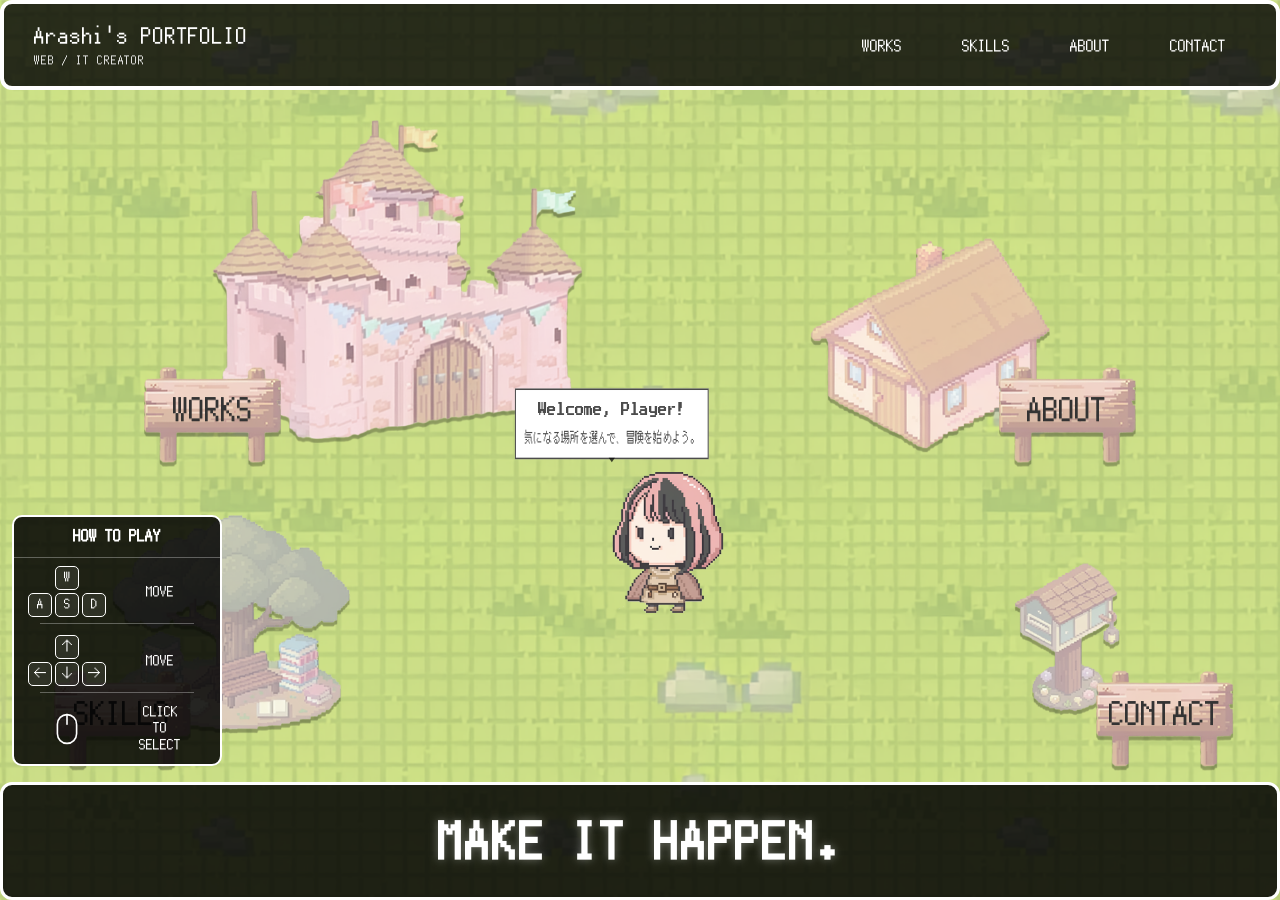
<file: index.html>
<!doctype html>
<html lang="ja">
	<head>
		<meta charset="UTF-8" />
		<meta name="viewport" content="width=device-width, initial-scale=1.0" />
		<title>Portfolio Home</title>

		<link rel="stylesheet" href="./css/style.css" />
		<link rel="stylesheet" href="./css/game-ui.css" />
		<link rel="stylesheet" href="./css/home.css" />
	</head>

	<body class="home" data-page="home">
		<div id="header"></div>

		<img src="./assets/background.png" alt="" class="background" />

		<div class="game-wrapper">
			<div class="game-world">
				<a href="works.html" class="sign works-sign">
					<img src="./assets/sign.png" alt="" />
					<span>WORKS</span>
				</a>

				<a href="about.html" class="sign about-sign">
					<img src="./assets/sign.png" alt="" />
					<span>ABOUT</span>
				</a>

				<a href="skills.html" class="sign skills-sign">
					<img src="./assets/sign.png" alt="" />
					<span>SKILLS</span>
				</a>

				<a href="contact.html" class="sign contact-sign">
					<img src="./assets/sign.png" alt="" />
					<span>CONTACT</span>
				</a>

				<a href="about.html" class="house">
					<img src="./assets/house.png" alt="About" />
					<div class="hit-area house-hit"></div>
				</a>

				<a href="works.html" class="castle">
					<img src="./assets/castle.png" alt="Works" />
					<div class="hit-area castle-hit"></div>
				</a>

				<a href="skills.html" class="skill-tree">
					<img src="./assets/skill-tree.png" alt="Skills" />
					<div class="hit-area skill-tree-hit"></div>
				</a>

				<a href="contact.html" class="mailbox">
					<img src="./assets/mailbox.png" alt="Contact" />
					<div class="hit-area mailbox-hit"></div>
				</a>

				<div class="player">
					<img src="./assets/player_idle.png" />
				</div>

				<div class="player-speech">
					<span>Welcome, Player!</span><br />
					<span class="player-speech__japanese">
						気になる場所を選んで、冒険を始めよう。
					</span>
				</div>
			</div>
		</div>

		<aside class="home-help-panel" aria-label="Game controls">
			<h2>HOW TO PLAY</h2>

			<div class="home-help-panel__touch">
				<div class="home-help-panel__touch-row">
					<svg
						class="home-help-panel__icon"
						viewBox="0 0 24 24"
						aria-hidden="true"
					>
						<path
							d="M12 3v18M3 12h18M12 3 9 6m3-3 3 3m-3 15-3-3m3 3 3-3M3 12l3-3m-3 3 3 3m15-3-3-3m3 3-3 3"
						/>
					</svg>
					<p>DRAG TO MOVE</p>
				</div>

				<div class="home-help-panel__touch-row">
					<svg
						class="home-help-panel__icon"
						viewBox="0 0 24 24"
						aria-hidden="true"
					>
						<path
							d="M12 13V6a2 2 0 0 1 4 0v8m0-1 2-1a2 2 0 0 1 3 2l-1 5a4 4 0 0 1-4 3h-3a4 4 0 0 1-3-2l-2-3a2 2 0 0 1 3-2l2 1"
						/>
					</svg>
					<p>TAP A BUILDING<br />TO SELECT</p>
				</div>
			</div>

			<div class="home-help-panel__move-row">
				<div class="home-control__keys" aria-label="W A S D">
					<span class="home-control__key home-control__key--w">W</span>
					<span class="home-control__key home-control__key--a">A</span>
					<span class="home-control__key home-control__key--s">S</span>
					<span class="home-control__key home-control__key--d">D</span>
				</div>
				<span class="home-control__label">MOVE</span>
			</div>

			<div class="home-help-panel__move-row">
				<div class="home-control__keys" aria-label="Arrow keys">
					<span class="home-control__key home-control__key--up">↑</span>
					<span class="home-control__key home-control__key--left">←</span>
					<span class="home-control__key home-control__key--down">↓</span>
					<span class="home-control__key home-control__key--right">→</span>
				</div>
				<span class="home-control__label">MOVE</span>
			</div>

			<div class="home-help-panel__click">
				<svg class="home-control__mouse" viewBox="0 0 32 40" aria-hidden="true">
					<rect x="4" y="2" width="24" height="36" rx="12" />
					<path d="M16 2v12" />
				</svg>
				<span class="home-control__label">
					CLICK<br />
					TO<br />
					SELECT
				</span>
			</div>
		</aside>

		<footer class="home-bottom-panel">
			<p class="home-bottom-panel__title">
				<span class="home-bottom-panel__english">MAKE IT HAPPEN.</span>
				<span class="home-bottom-panel__japanese"
					>考えるだけで終わらせない。</span
				>
			</p>
		</footer>

		<script src="./js/layout.js"></script>
		<script src="./js/main.js"></script>
	</body>
</html>
</file>
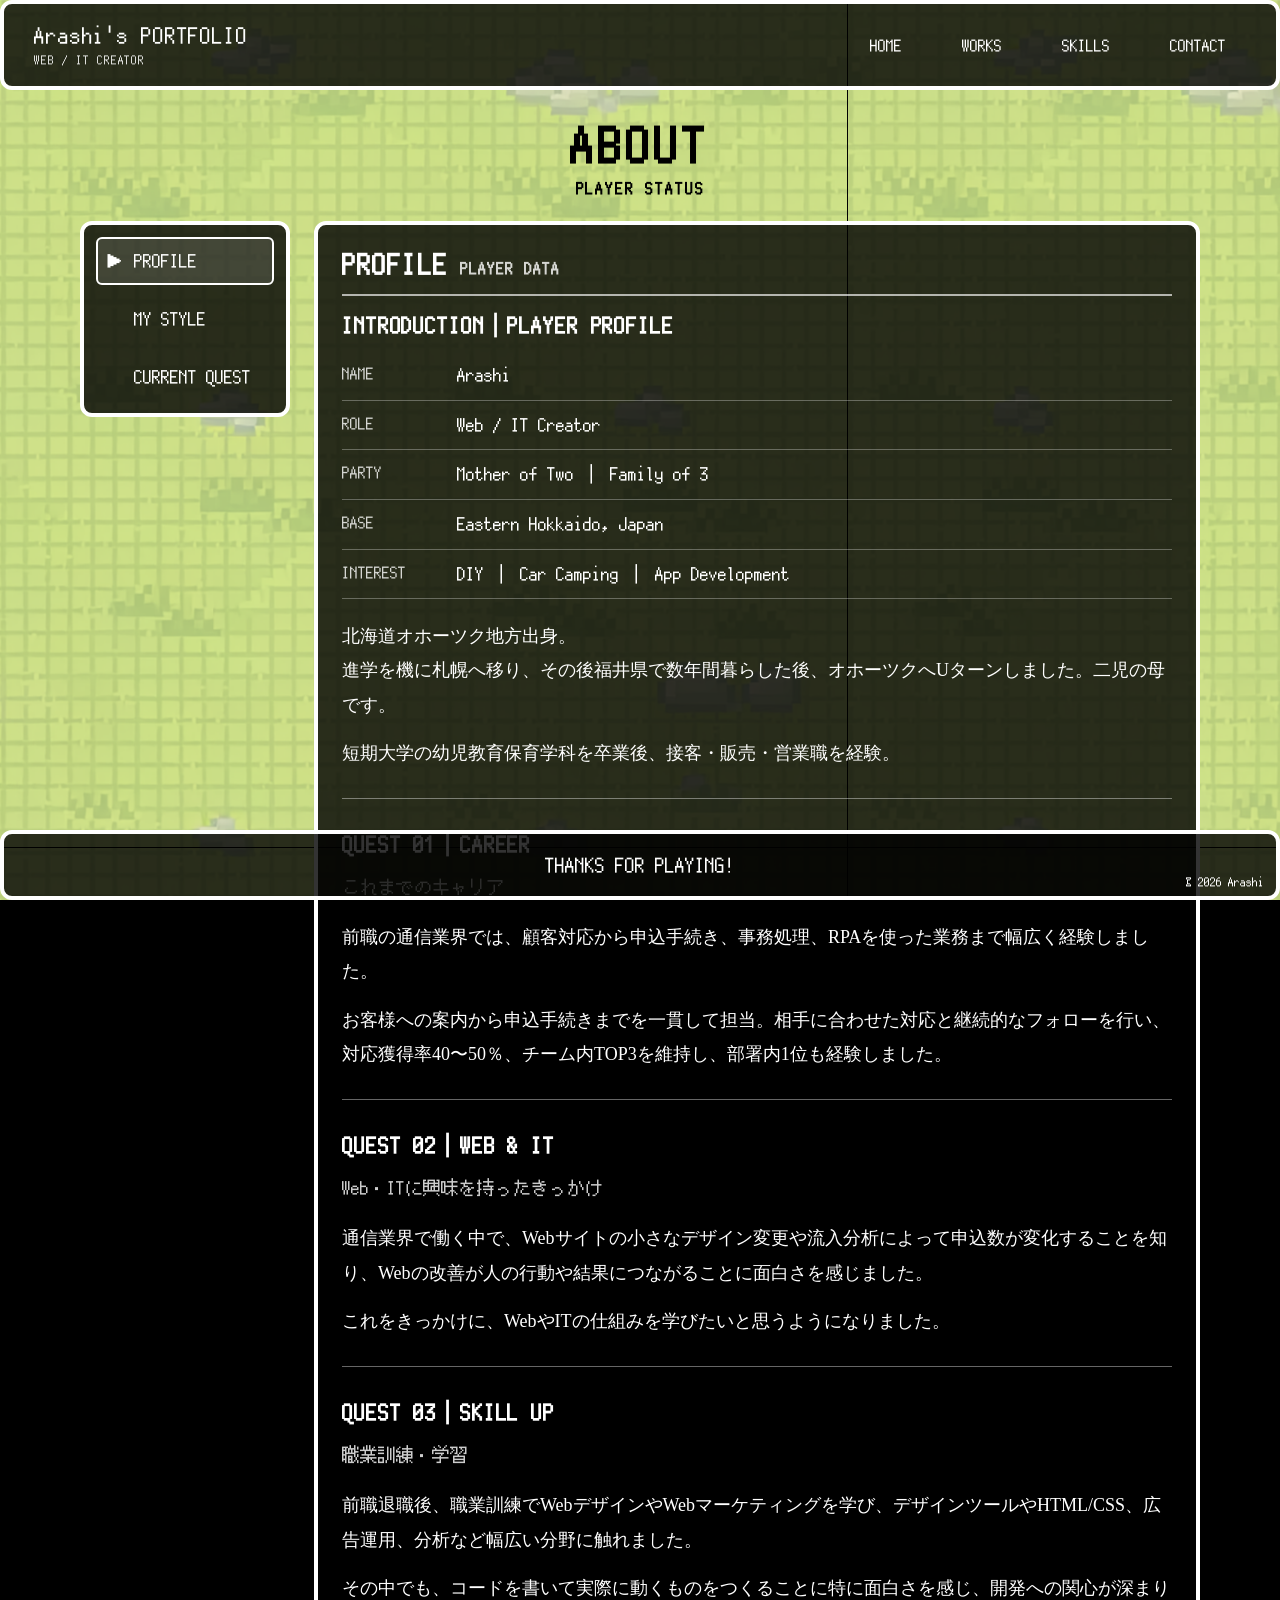
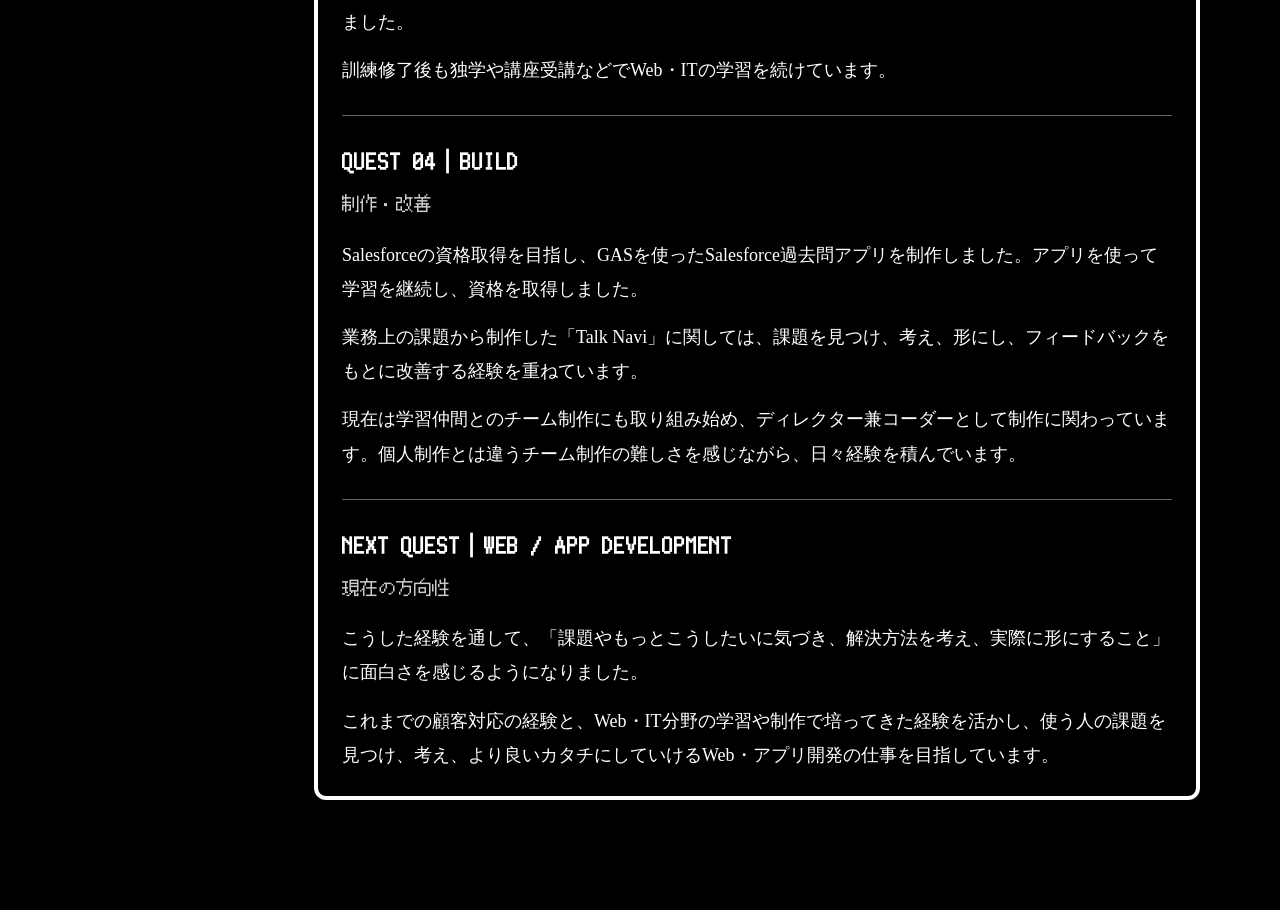
<file: about.html>
<!doctype html>
<html lang="ja">
	<head>
		<meta charset="UTF-8" />
		<meta name="viewport" content="width=device-width, initial-scale=1.0" />
		<title>About | Portfolio</title>

		<link rel="stylesheet" href="./css/style.css" />
		<link rel="stylesheet" href="./css/about.css" />
		<link rel="stylesheet" href="./css/game-ui.css" />
	</head>

	<body data-page="about">
		<div id="header"></div>

		<img src="./assets/background.png" alt="" class="background" />

		<main class="about-page">
			<h1 class="about-page__title">ABOUT <span>PLAYER STATUS</span></h1>

			<div class="status-screen">
				<div class="status-menu" role="tablist" aria-label="Aboutの項目">
					<button
						class="status-menu__item is-active"
						id="tab-profile"
						type="button"
						role="tab"
						aria-selected="true"
						aria-controls="panel-profile"
						data-panel="profile"
					>
						<span class="status-menu__cursor" aria-hidden="true">▶</span>
						PROFILE
					</button>

					<button
						class="status-menu__item"
						id="tab-style"
						type="button"
						role="tab"
						aria-selected="false"
						aria-controls="panel-style"
						data-panel="style"
						tabindex="-1"
					>
						<span class="status-menu__cursor" aria-hidden="true">▶</span>
						MY STYLE
					</button>

					<button
						class="status-menu__item"
						id="tab-quest"
						type="button"
						role="tab"
						aria-selected="false"
						aria-controls="panel-quest"
						data-panel="quest"
						tabindex="-1"
					>
						<span class="status-menu__cursor" aria-hidden="true">▶</span>
						CURRENT QUEST
					</button>
				</div>

				<section
					class="status-panel"
					id="panel-profile"
					role="tabpanel"
					aria-labelledby="tab-profile"
					tabindex="0"
				>
					<h2 class="status-panel__title">PROFILE <span>PLAYER DATA</span></h2>

					<div class="profile-content">
						<section class="profile-section">
							<h3 class="profile-section__title">
								INTRODUCTION｜PLAYER PROFILE
							</h3>

							<dl class="player-profile-data">
								<div>
									<dt>NAME</dt>
									<dd>Arashi</dd>
								</div>
								<div>
									<dt>ROLE</dt>
									<dd>Web / IT Creator</dd>
								</div>
								<div>
									<dt>PARTY</dt>
									<dd>Mother of Two ｜ Family of 3</dd>
								</div>
								<div>
									<dt>BASE</dt>
									<dd>Eastern Hokkaido, Japan</dd>
								</div>
								<div>
									<dt>INTEREST</dt>
									<dd>DIY ｜ Car Camping ｜ App Development</dd>
								</div>
							</dl>

							<p>
								北海道オホーツク地方出身。<br />進学を機に札幌へ移り、その後福井県で数年間暮らした後、オホーツクへUターンしました。二児の母です。
							</p>
							<p>
								短期大学の幼児教育保育学科を卒業後、接客・販売・営業職を経験。
							</p>
						</section>

						<section class="profile-section">
							<h3 class="profile-section__title">QUEST 01｜CAREER</h3>
							<p class="profile-section__subtitle">これまでのキャリア</p>

							<p>
								前職の通信業界では、顧客対応から申込手続き、事務処理、RPAを使った業務まで幅広く経験しました。
							</p>
							<p>
								お客様への案内から申込手続きまでを一貫して担当。相手に合わせた対応と継続的なフォローを行い、対応獲得率40〜50％、チーム内TOP3を維持し、部署内1位も経験しました。
							</p>
						</section>

						<section class="profile-section">
							<h3 class="profile-section__title">QUEST 02｜WEB &amp; IT</h3>
							<p class="profile-section__subtitle">
								Web・ITに興味を持ったきっかけ
							</p>

							<p>
								通信業界で働く中で、Webサイトの小さなデザイン変更や流入分析によって申込数が変化することを知り、Webの改善が人の行動や結果につながることに面白さを感じました。
							</p>
							<p>
								これをきっかけに、WebやITの仕組みを学びたいと思うようになりました。
							</p>
						</section>

						<section class="profile-section">
							<h3 class="profile-section__title">QUEST 03｜SKILL UP</h3>
							<p class="profile-section__subtitle">職業訓練・学習</p>

							<p>
								前職退職後、職業訓練でWebデザインやWebマーケティングを学び、デザインツールやHTML/CSS、広告運用、分析など幅広い分野に触れました。
							</p>
							<p>
								その中でも、コードを書いて実際に動くものをつくることに特に面白さを感じ、開発への関心が深まりました。
							</p>
							<p>
								訓練修了後も独学や講座受講などでWeb・ITの学習を続けています。
							</p>
						</section>

						<section class="profile-section">
							<h3 class="profile-section__title">QUEST 04｜BUILD</h3>
							<p class="profile-section__subtitle">制作・改善</p>

							<p>
								Salesforceの資格取得を目指し、GASを使ったSalesforce過去問アプリを制作しました。アプリを使って学習を継続し、資格を取得しました。
							</p>
							<p>
								業務上の課題から制作した「Talk
								Navi」に関しては、課題を見つけ、考え、形にし、フィードバックをもとに改善する経験を重ねています。
							</p>
							<p>
								現在は学習仲間とのチーム制作にも取り組み始め、ディレクター兼コーダーとして制作に関わっています。個人制作とは違うチーム制作の難しさを感じながら、日々経験を積んでいます。
							</p>
						</section>

						<section class="profile-section">
							<h3 class="profile-section__title">
								NEXT QUEST｜WEB / APP DEVELOPMENT
							</h3>
							<p class="profile-section__subtitle">現在の方向性</p>

							<p>
								こうした経験を通して、「課題やもっとこうしたいに気づき、解決方法を考え、実際に形にすること」に面白さを感じるようになりました。
							</p>
							<p>
								これまでの顧客対応の経験と、Web・IT分野の学習や制作で培ってきた経験を活かし、使う人の課題を見つけ、考え、より良いカタチにしていけるWeb・アプリ開発の仕事を目指しています。
							</p>
						</section>
					</div>
				</section>

				<section
					class="status-panel"
					id="panel-style"
					role="tabpanel"
					aria-labelledby="tab-style"
					tabindex="0"
					hidden
				>
					<h2 class="status-panel__title">
						MY STYLE <span>PLAYER ABILITIES</span>
					</h2>
					<p class="status-panel__intro">
						仕事や制作で大切にしている行動です。
					</p>

					<div class="style-list">
						<article class="style-item">
							<span class="style-item__label">SOLVE</span>
							<h3>課題を見つけて、形にする</h3>
							<p>
								「もっとこうできないか」を起点に、課題や必要なことを整理し、どうすれば実現できるかを考えます。
							</p>
						</article>

						<article class="style-item">
							<span class="style-item__label">ACTION</span>
							<h3>まず動いて、必要なことを学ぶ</h3>
							<p>
								必要なことを自分で調べ、学びながらまず手を動かし、理解を深めます。
							</p>
						</article>

						<article class="style-item">
							<span class="style-item__label">INITIATIVE</span>
							<h3>自ら働きかけ、機会をつくる</h3>
							<p>
								必要なことや実現したいことがあれば、積極的に人に声をかけたり相談したりしながら、機会や環境をつくります。
							</p>
						</article>

						<article class="style-item">
							<span class="style-item__label">IMPROVE</span>
							<h3>結果や意見から、より良くする</h3>
							<p>
								実際の結果や周囲からのフィードバックを取り入れて改善します。
							</p>
						</article>
					</div>
				</section>

				<section
					class="status-panel"
					id="panel-quest"
					role="tabpanel"
					aria-labelledby="tab-quest"
					tabindex="0"
					hidden
				>
					<h2 class="status-panel__title">CURRENT<span>QUEST LOG</span></h2>
					<p class="status-panel__intro">現在取り組んでいること。</p>

					<ul class="quest-list">
						<li>
							<span aria-hidden="true">▶</span>
							<div>
								<h3>CURRENT WORK｜現在の仕事</h3>
								<p>
									職業訓練事業を行うマーケティング会社で、インサイドセールス業務などに携わっています。
								</p>
							</div>
						</li>

						<li>
							<span aria-hidden="true">▶</span>
							<div>
								<h3>BUILD｜業務支援ツールの制作・改善</h3>
								<p>
									実務で感じた課題から「Talk
									Navi」を制作。利用者のフィードバックをもとに改善を続けています。
								</p>
							</div>
						</li>

						<li>
							<span aria-hidden="true">▶</span>
							<div>
								<h3>TEAM｜Web制作チームでのサイト制作</h3>
								<p>
									自ら企画して仲間に声をかけ、チームを立ち上げ。ディレクター兼コーダーとしてサイト制作に取り組んでいます。
								</p>
							</div>
						</li>

						<li>
							<span aria-hidden="true">▶</span>
							<div>
								<h3>LEARN｜Web・ITの継続学習</h3>
								<p>
									制作や業務に必要な知識・技術を、独学や講座受講を通して学んでいます。
								</p>
							</div>
						</li>
					</ul>
				</section>
			</div>
		</main>

		<div id="footer"></div>
		<script src="./js/layout.js"></script>
		<script src="./js/about.js"></script>
	</body>
</html>
</file>
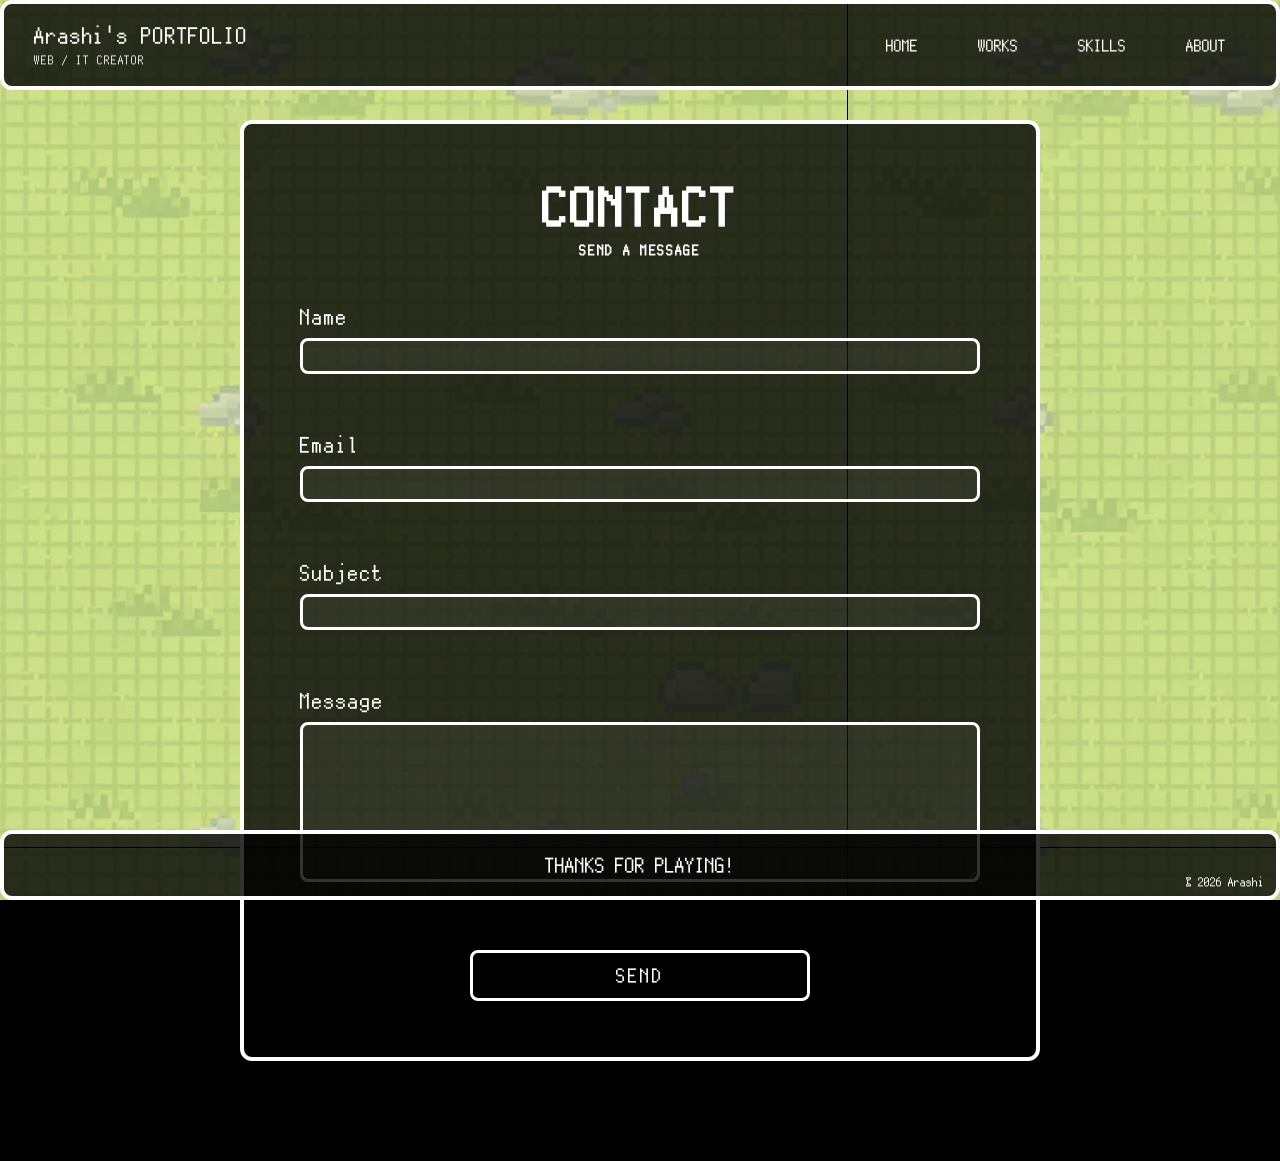
<file: contact.html>
<!doctype html>
<html lang="ja">
	<head>
		<meta charset="UTF-8" />
		<meta name="viewport" content="width=device-width, initial-scale=1.0" />
		<title>Contact</title>

		<link rel="stylesheet" href="./css/style.css" />
		<link rel="stylesheet" href="./css/modal.css" />
		<link rel="stylesheet" href="./css/contact.css" />
		<link rel="stylesheet" href="./css/game-ui.css" />
	</head>

	<body data-page="contact">
		<div id="header"></div>

		<img src="./assets/background.png" alt="" class="background" />

		<main>
			<div class="contact-container">
				<div class="contact-panel">
					<h1>
						CONTACT
						<span>SEND A MESSAGE</span>
					</h1>
					<form class="contact-form" id="contact-form" novalidate>
						<div class="form-group">
							<label for="name">Name</label>
							<input type="text" id="name" name="name" />
							<p class="error-message" id="name-error"></p>
						</div>

						<div class="form-group">
							<label for="email">Email</label>
							<input type="email" id="email" name="email" />
							<p class="error-message" id="email-error"></p>
						</div>

						<div class="form-group">
							<label for="subject">Subject</label>
							<input type="text" id="subject" name="subject" />
							<p class="error-message" id="subject-error"></p>
						</div>

						<div class="form-group">
							<label for="message">Message</label>
							<textarea id="message" name="message"></textarea>
							<p class="error-message" id="message-error"></p>
						</div>

						<button type="submit">SEND</button>
					</form>
				</div>
			</div>
		</main>

		<div class="modal" id="contact-success">
			<div class="modal-content">
				<h2>MESSAGE SENT</h2>

				<p>
					Thank you for your message.
					<br />
					I'll get back to you as soon as possible.
				</p>

				<div class="modal-links">
					<button type="button" id="success-close">CLOSE</button>
				</div>
			</div>
		</div>

		<div class="modal" id="contact-error">
			<div class="modal-content">
				<h2>SEND FAILED</h2>

				<p>
					Your message could not be sent.
					<br />
					Please check your connection and try again.
				</p>

				<div class="modal-links">
					<button type="button" id="retry-send">RETRY</button>
				</div>
			</div>
		</div>

		<div id="footer"></div>

		<script src="./js/layout.js"></script>
		<script src="./js/modal.js"></script>
		<script src="./js/contact.js"></script>
	</body>
</html>
</file>
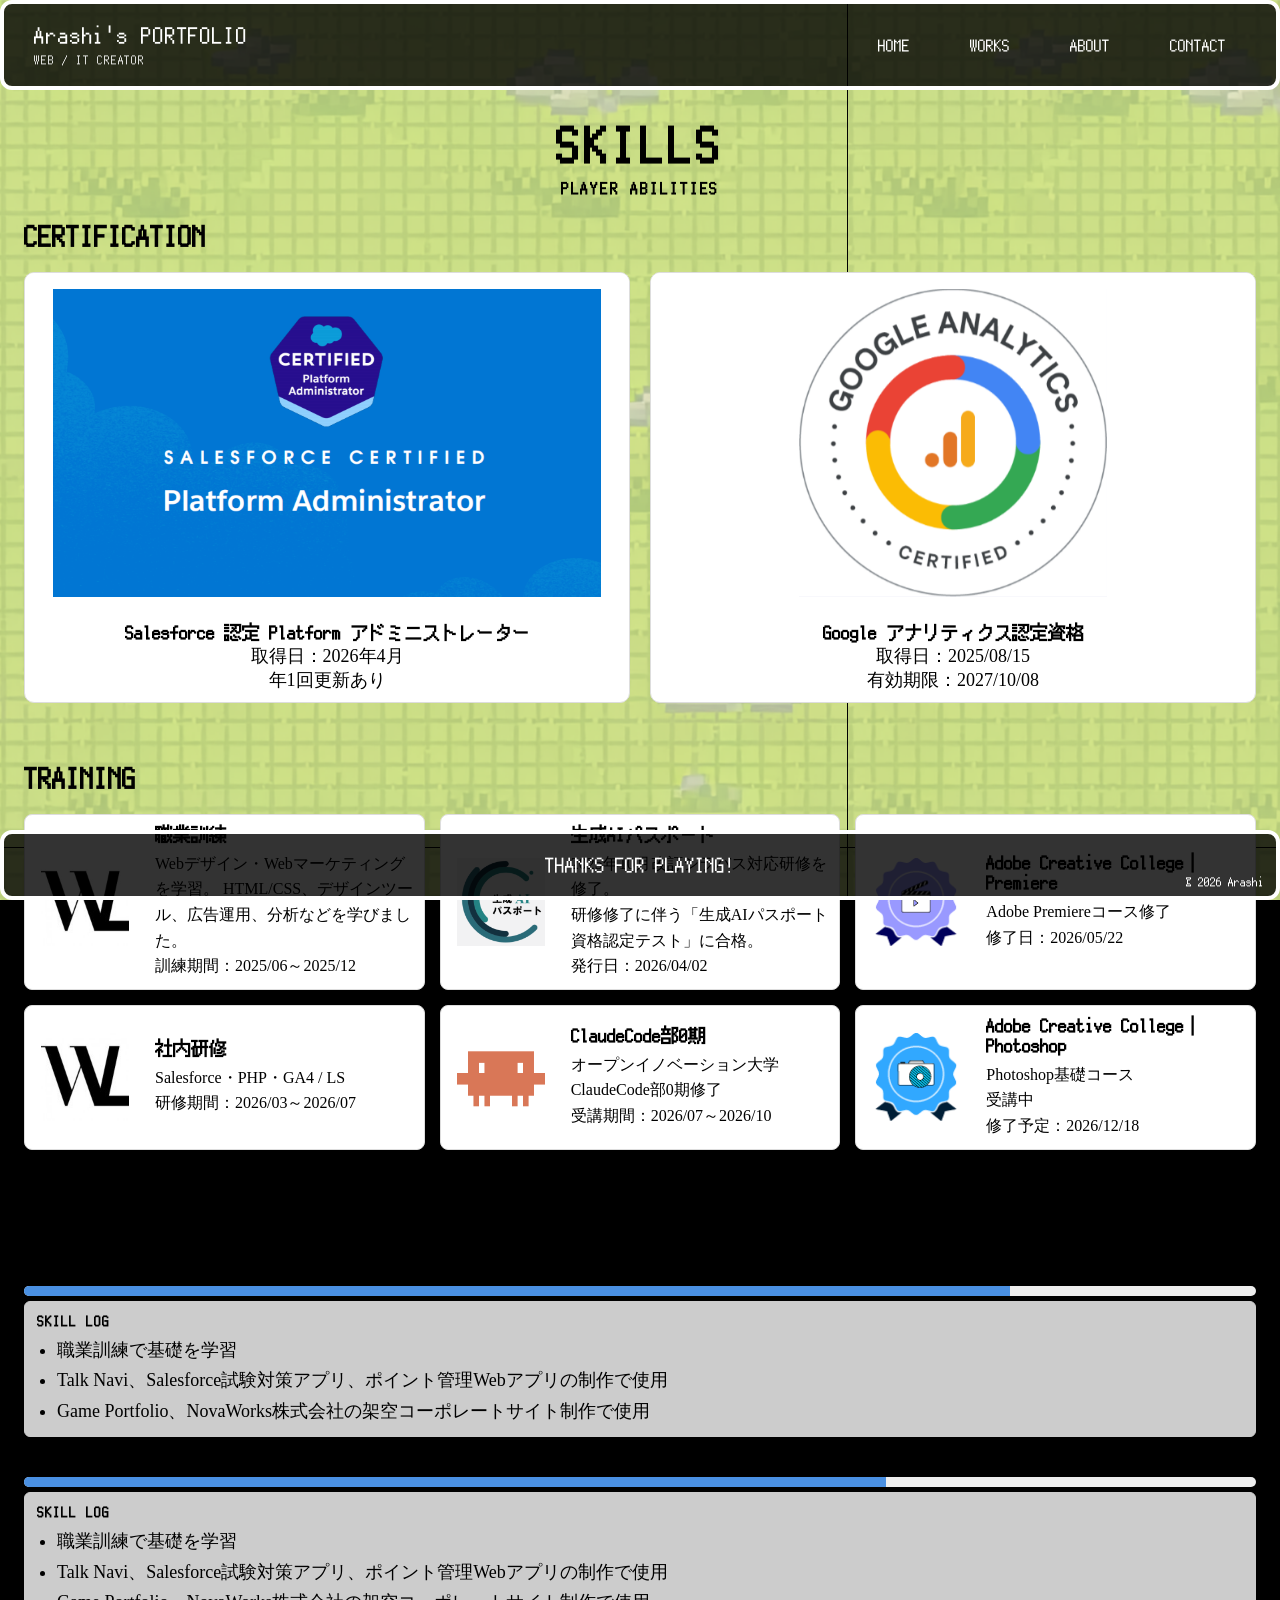
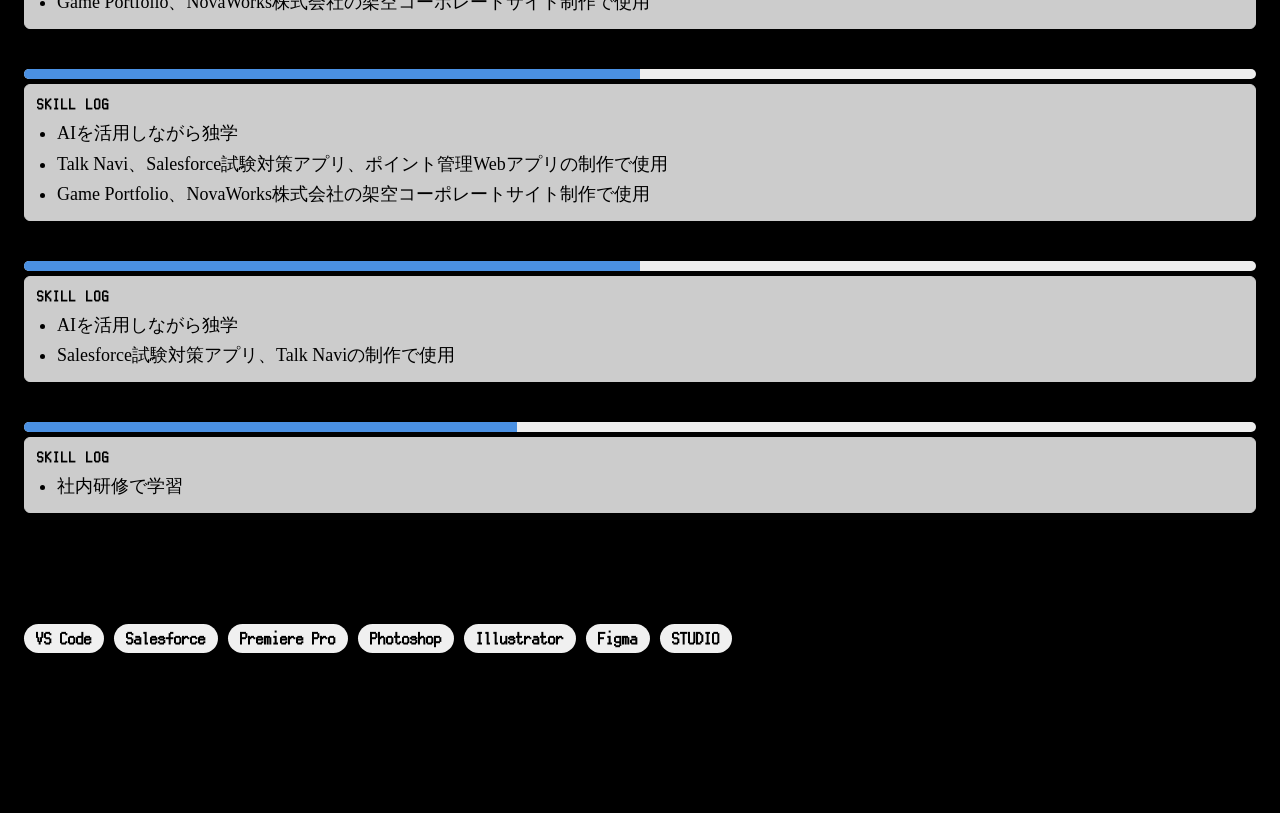
<file: skills.html>
<!doctype html>
<html lang="ja">
	<head>
		<meta charset="UTF-8" />
		<meta name="viewport" content="width=device-width, initial-scale=1.0" />
		<title>Skills | Portfolio</title>

		<link rel="stylesheet" href="./css/style.css" />
		<link rel="stylesheet" href="./css/skills.css" />
		<link rel="stylesheet" href="./css/game-ui.css" />
	</head>

	<body data-page="skills">
		<div id="header"></div>

		<img src="./assets/background.png" alt="" class="background" />

		<main>
			<h1 class="page-heading">
				SKILLS
				<span>PLAYER ABILITIES</span>
			</h1>
			<section class="skills">
				<!-- 資格 -->
				<section class="skills-section">
					<h2 class="section-title">CERTIFICATION</h2>

					<div class="cert-grid">
						<div class="cert-card">
							<img src="./assets/Salesforce.png" alt="資格1" />
							<p>
								<strong>Salesforce 認定 Platform アドミニストレーター</strong
								><br />
								取得日：2026年4月<br />
								年1回更新あり
							</p>
						</div>

						<div class="cert-card">
							<img src="./assets/ga.png" alt="資格2" />
							<p>
								<strong>Google アナリティクス認定資格</strong><br />
								取得日：2025/08/15<br />
								有効期限：2027/10/08<br />
							</p>
						</div>
					</div>
				</section>

				<!-- 修了・合格など -->
				<section class="skills-section">
					<h2 class="section-title">TRAINING</h2>

					<div class="mini-grid">
						<div class="mini-card">
							<img src="./assets/wonderlabo.png" alt="" />
							<div class="mini-text">
								<p class="mini-title">職業訓練</p>
								<p class="mini-description">
									Webデザイン・Webマーケティングを学習。
									HTML/CSS、デザインツール、広告運用、分析などを学びました。<br />訓練期間：2025/06～2025/12
								</p>
							</div>
						</div>

						<div class="mini-card">
							<img src="./assets/ai-passport.png" alt="" />
							<div class="mini-text">
								<p class="mini-title">生成AIパスポート</p>
								<p class="mini-description">
									2025年10月改訂シラバス対応研修を修了。<br />
									研修修了に伴う「生成AIパスポート 資格認定テスト」に合格。<br />
									発行日：2026/04/02
								</p>
							</div>
						</div>

						<div class="mini-card">
							<img src="./assets/PremirePro.png" alt="" />
							<div class="mini-text">
								<p class="mini-title">Adobe Creative College｜Premiere</p>
								<p class="mini-description">
									Adobe Premiereコース修了<br />
									修了日：2026/05/22
								</p>
							</div>
						</div>

						<div class="mini-card">
							<img src="./assets/company-training.png" alt="社内研修" />
							<div class="mini-text">
								<p class="mini-title">社内研修</p>
								<p class="mini-description">
									Salesforce・PHP・GA4 / LS<br />研修期間：2026/03～2026/07
								</p>
							</div>
						</div>

						<div class="mini-card">
							<img
								src="./assets/claude-code-course.png"
								alt="オープンイノベーション大学"
							/>
							<div class="mini-text">
								<p class="mini-title">ClaudeCode部0期</p>
								<p class="mini-description">
									オープンイノベーション大学<br />
									ClaudeCode部0期修了<br />
									受講期間：2026/07～2026/10
								</p>
							</div>
						</div>

						<div class="mini-card">
							<img
								src="./assets/adobe-creative-college-photoshop.png"
								alt="Adobe Creative College Photoshopコース"
							/>
							<div class="mini-text">
								<p class="mini-title">Adobe Creative College｜Photoshop</p>
								<p class="mini-description">
									Photoshop基礎コース<br />
									受講中<br />
									修了予定：2026/12/18
								</p>
							</div>
						</div>
					</div>
				</section>

				<!-- スキル -->
				<section class="skills-section">
					<h2 class="section-title">STATUS</h2>

					<div class="skill-list">
						<div class="skill-item">
							<span class="skill-name">HTML</span>
							<div class="skill-bar">
								<div class="skill-level" style="width: 80%"></div>
							</div>
							<div class="skill-log">
								<span class="skill-log-title">SKILL LOG</span>
								<ul>
									<li>職業訓練で基礎を学習</li>
									<li>
										Talk
										Navi、Salesforce試験対策アプリ、ポイント管理Webアプリの制作で使用
									</li>
									<li>
										Game
										Portfolio、NovaWorks株式会社の架空コーポレートサイト制作で使用
									</li>
								</ul>
							</div>
						</div>

						<div class="skill-item">
							<span class="skill-name">CSS</span>
							<div class="skill-bar">
								<div class="skill-level" style="width: 70%"></div>
							</div>
							<div class="skill-log">
								<span class="skill-log-title">SKILL LOG</span>
								<ul>
									<li>職業訓練で基礎を学習</li>
									<li>
										Talk
										Navi、Salesforce試験対策アプリ、ポイント管理Webアプリの制作で使用
									</li>
									<li>
										Game
										Portfolio、NovaWorks株式会社の架空コーポレートサイト制作で使用
									</li>
								</ul>
							</div>
						</div>

						<div class="skill-item">
							<span class="skill-name">JavaScript</span>
							<div class="skill-bar">
								<div class="skill-level" style="width: 50%"></div>
							</div>
							<div class="skill-log">
								<span class="skill-log-title">SKILL LOG</span>
								<ul>
									<li>AIを活用しながら独学</li>
									<li>
										Talk
										Navi、Salesforce試験対策アプリ、ポイント管理Webアプリの制作で使用
									</li>
									<li>
										Game
										Portfolio、NovaWorks株式会社の架空コーポレートサイト制作で使用
									</li>
								</ul>
							</div>
						</div>

						<div class="skill-item">
							<span class="skill-name">GAS</span>
							<div class="skill-bar">
								<div class="skill-level" style="width: 50%"></div>
							</div>
							<div class="skill-log">
								<span class="skill-log-title">SKILL LOG</span>
								<ul>
									<li>AIを活用しながら独学</li>
									<li>Salesforce試験対策アプリ、Talk Naviの制作で使用</li>
								</ul>
							</div>
						</div>

						<div class="skill-item">
							<span class="skill-name">PHP</span>
							<div class="skill-bar">
								<div class="skill-level" style="width: 40%"></div>
							</div>
							<div class="skill-log">
								<span class="skill-log-title">SKILL LOG</span>
								<ul>
									<li>社内研修で学習</li>
								</ul>
							</div>
						</div>
					</div>
				</section>

				<!-- ツール -->
				<section class="skills-section">
					<h2 class="section-title">TOOLS &amp; PLATFORMS</h2>

					<div class="tag-list">
						<span class="tag">VS Code</span>
						<span class="tag">Salesforce</span>
						<span class="tag">Premiere Pro</span>
						<span class="tag">Photoshop</span>
						<span class="tag">Illustrator</span>
						<span class="tag">Figma</span>
						<span class="tag">STUDIO</span>
					</div>
				</section>
			</section>
		</main>

		<div id="footer"></div>
		<script src="./js/layout.js"></script>
	</body>
</html>
</file>
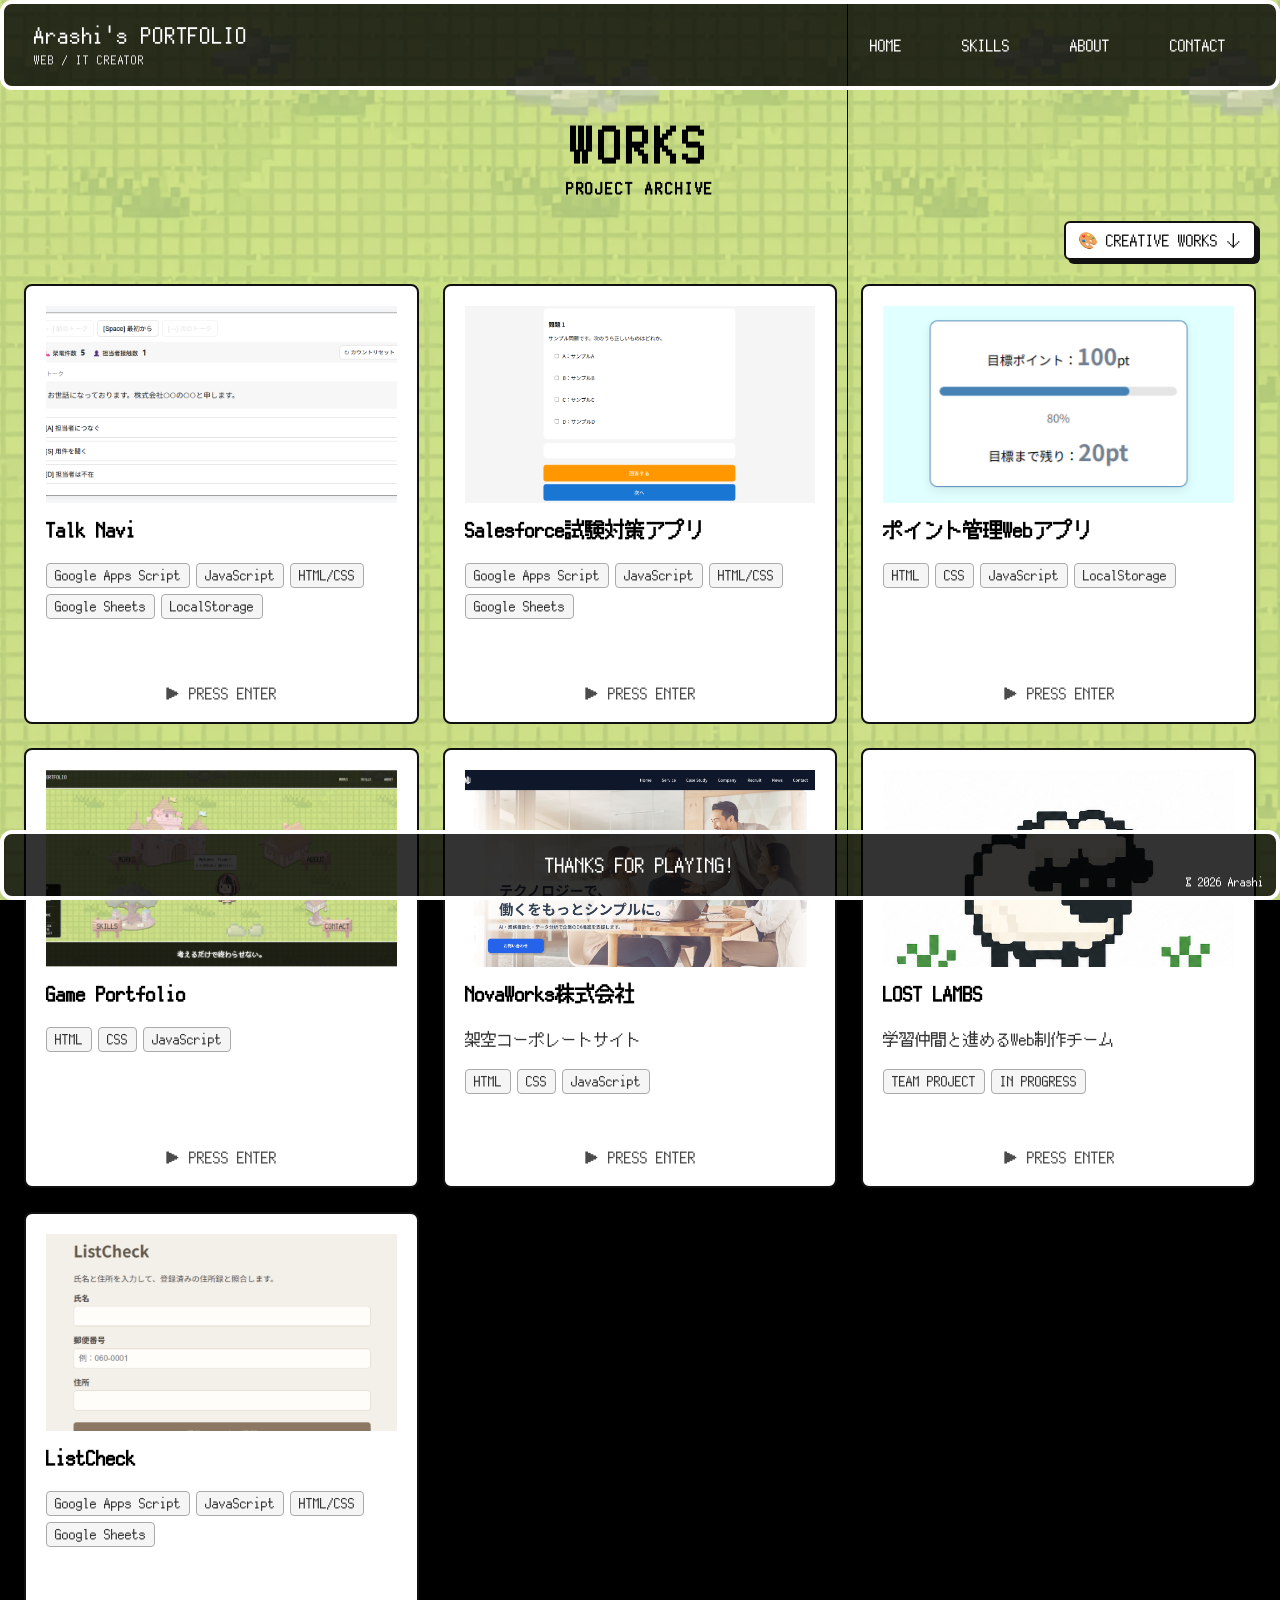
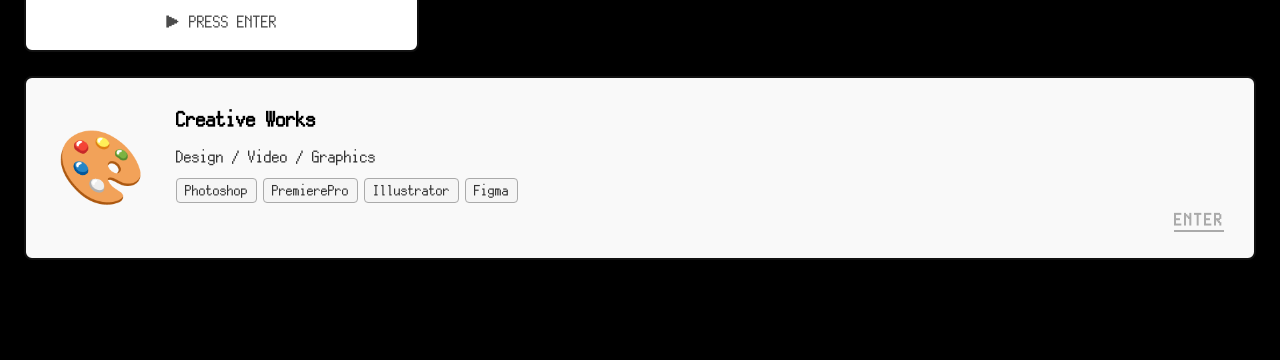
<file: works.html>
<!doctype html>
<html lang="ja">
	<head>
		<meta charset="UTF-8" />
		<meta name="viewport" content="width=device-width, initial-scale=1.0" />
		<title>Works | Portfolio</title>

		<link rel="stylesheet" href="./css/style.css" />
		<link rel="stylesheet" href="./css/works.css" />
		<link rel="stylesheet" href="./css/modal.css" />
		<link rel="stylesheet" href="./css/game-ui.css" />
	</head>
	<body data-page="works">
		<div id="header"></div>

		<img src="./assets/background.png" alt="" class="background" />

		<main>
			<h1 class="page-heading">
				WORKS
				<span>PROJECT ARCHIVE</span>
			</h1>

			<nav class="works-jump-menu" aria-label="Works menu">
				<a href="#creative-works">🎨 CREATIVE WORKS ↓</a>
			</nav>

			<div id="web-app-works" class="works-container">
				<div class="work-card" data-modal="talk-navi">
					<img
						src="./assets/talk-navi.png"
						alt="トークナビ"
						class="work-image"
					/>

					<h2>Talk Navi</h2>

					<div class="tags">
						<span>Google Apps Script</span>
						<span>JavaScript</span>
						<span>HTML/CSS</span>
						<span>Google Sheets</span>
						<span>LocalStorage</span>
					</div>

					<div class="card-open">▶ PRESS ENTER</div>
				</div>

				<div class="work-card" data-modal="gas-app">
					<img
						src="./assets/gas-quiz-app.png"
						alt="preview"
						class="work-image"
					/>
					<h2>Salesforce試験対策アプリ</h2>

					<div class="tags">
						<span>Google Apps Script</span>
						<span>JavaScript</span>
						<span>HTML/CSS</span>
						<span>Google Sheets</span>
					</div>

					<div class="card-open">▶ PRESS ENTER</div>
				</div>

				<div class="work-card" data-modal="point-app">
					<img src="./assets/point-app.png" alt="preview" class="work-image" />

					<h2>ポイント管理Webアプリ</h2>

					<div class="tags">
						<span>HTML</span>
						<span>CSS</span>
						<span>JavaScript</span>
						<span>LocalStorage</span>
					</div>

					<div class="card-open">▶ PRESS ENTER</div>
				</div>

				<div class="work-card" data-modal="portfolio">
					<img src="./assets/portfolio.png" alt="preview" class="work-image" />

					<h2>Game Portfolio</h2>

					<div class="tags">
						<span>HTML</span>
						<span>CSS</span>
						<span>JavaScript</span>
					</div>

					<div class="card-open">▶ PRESS ENTER</div>
				</div>

				<div class="work-card" data-modal="nw-corporate">
					<img src="./assets/nw-fv.png" alt="preview" class="work-image" />

					<h2>NovaWorks株式会社</h2>

					<p>架空コーポレートサイト</p>

					<div class="tags">
						<span>HTML</span>
						<span>CSS</span>
						<span>JavaScript</span>
					</div>

					<div class="card-open">▶ PRESS ENTER</div>
				</div>

				<div class="work-card" data-modal="team-project">
					<img src="./assets/LL.png" alt="preview" class="work-image" />
					<h2>LOST LAMBS</h2>
					<p>学習仲間と進めるWeb制作チーム</p>

					<div class="tags">
						<span>TEAM PROJECT</span>
						<span>IN PROGRESS</span>
					</div>

					<div class="card-open">▶ PRESS ENTER</div>
				</div>

				<div class="work-card" data-modal="lc-app">
					<img src="./assets/lc-app1.png" alt="preview" class="work-image" />
					<h2>ListCheck</h2>

					<div class="tags">
						<span>Google Apps Script</span>
						<span>JavaScript</span>
						<span>HTML/CSS</span>
						<span>Google Sheets</span>
					</div>

					<div class="card-open">▶ PRESS ENTER</div>
				</div>

				<!-- <div class="work-card" data-modal="a">
					<h2>タイトル</h2>
					<p>準備中</p>

					<div class="tags">
						<span>---</span>
						<span>---</span>
						<span>---</span>
					</div>

					<div class="card-open">▶ PRESS ENTER</div>
				</div> -->

				<a
					id="creative-works"
					href="creative.html"
					class="work-card creative-entry-card"
				>
					<div class="creative-entry-icon">🎨</div>

					<div class="creative-entry-content">
						<h2>Creative Works</h2>
						<p>Design / Video / Graphics</p>

						<div class="tags">
							<span>Photoshop</span>
							<span>PremierePro</span>
							<span>Illustrator</span>
							<span>Figma</span>
						</div>

						<div class="creative-entry-text">
							<span class="enter-label">ENTER</span>
						</div>
					</div>
				</a>
			</div>
		</main>

		<div class="modal" id="point-app">
			<div class="modal-content">
				<span class="modal-close">×</span>

				<img
					src="./assets/point-app-full.png"
					alt="ポイント管理Webアプリ"
					class="modal-image"
				/>

				<h2>ポイント管理Webアプリ</h2>

				<div class="tags">
					<span>HTML</span>
					<span>CSS</span>
					<span>JavaScript</span>
					<span>LocalStorage</span>
				</div>

				<h3>概要</h3>
				<p>
					子どものお小遣い管理をきっかけに制作したポイント管理Webアプリです。
					ポイントを付与する条件や目標を設定し、達成状況を確認できる仕組みとして制作しました。
					現在は、お小遣い管理に限らず、業務・学習・生活など、さまざまな場面で利用者に合わせた使い方ができるアプリとして継続開発しています。
				</p>

				<h3>制作背景</h3>
				<p>
					子どものお小遣いをポイント制で管理していましたが、ポイントの加算・減算や現在のポイント、目標までの進捗を管理することが煩雑になることが課題でした。
					そこで、ポイントの増減や目標までの進捗をまとめて確認できる方法としてWebアプリを制作しました。
					また、実際に使う中で、お小遣い管理だけでなく、業務や学習などさまざまな場面で活用できる仕組みにできるのではないかと考え、機能を拡張しています。
				</p>

				<h3>主な機能</h3>
				<ul>
					<li>ユーザー・項目の追加／編集／削除</li>
					<li>ポイント加算・減算・支給</li>
					<li>個人目標・共有目標</li>
					<li>履歴表示・データ永続化</li>
					<li>累計ポイント・目標達成までの進捗表示</li>
				</ul>

				<h3>工夫した点</h3>
				<ul>
					<li>
						ポイントを付与する行動や条件を利用者に合わせて設定できる柔軟な設計
					</li>
					<li>進捗バーによって、目標達成までの状況を直感的に確認できる設計</li>
					<li>
						お小遣い管理に限らず、業務・学習・生活など用途に応じて活用できる構成
					</li>
					<li>
						Googleスプレッドシートなどの外部データに依存せず、アプリ内でデータを管理できる構成
					</li>
				</ul>

				<h3>改善の過程</h3>
				<ul>
					<li>
						実際に使用する中で、お小遣い管理だけでなく、さまざまな用途で活用できる仕組みにしたいと考え、ポイントの付与条件や目標を柔軟に設定できるよう改善
					</li>
					<li>
						ポイントを貯めるだけでなく、目標までの達成状況を確認できるよう、目標機能や進捗表示を追加
					</li>
					<li>ポイントの増減を後から確認できるよう、履歴表示機能を追加</li>
				</ul>

				<h3>今後の改善</h3>
				<ul>
					<li>
						管理者画面とユーザー画面を分け、用途に応じてそれぞれの操作範囲を設定できる権限管理機能を実装予定
					</li>
					<li>
						お小遣い管理・業務・学習など、利用者や用途に応じて操作できる機能を自由に設定できる仕組みへ拡張予定
					</li>
					<li>
						最終的にはモバイルアプリとして再構築し、実際にリリースすることを目指す
					</li>
				</ul>

				<div class="modal-links">
					<a href="https://arashi-n.github.io/point-app/" target="_blank"
						>Live Demo</a
					>
					<a href="https://github.com/arashi-n/point-app" target="_blank"
						>GitHub</a
					>
					<a href="https://github.com/arashi-n/point-app#readme" target="_blank"
						>READ ME</a
					>
					<a href="#" target="_blank">操作動画（準備中）</a>
				</div>
			</div>
		</div>

		<div class="modal" id="gas-app">
			<div class="modal-content">
				<span class="modal-close">×</span>

				<img
					src="./assets/gas-quiz-app-full.png"
					alt="Salesforce試験対策アプリ（GAS）"
					class="modal-image"
				/>

				<h2>Salesforce試験対策アプリ（GAS）</h2>

				<div class="tags">
					<span>Google Apps Script</span>
					<span>JavaScript</span>
					<span>HTML/CSS</span>
					<span>Google Sheets</span>
				</div>

				<h3>概要</h3>
				<p>
					Salesforce資格試験の学習効率向上を目的として制作したWebアプリです。
					購入した問題集をより実践的に活用できるよう、ランダム出題や誤答問題の復習機能などを実装し、外出先やスキマ時間でも学習できる環境を構築しました。
				</p>

				<h3>制作背景</h3>
				<p>
					購入した問題集が長文形式だったため、スクロール中に答えが見えてしまうことや、外出先で学習しづらいことが課題でした。
					また、数百問ある問題を繰り返し解く中で、同じ問題や回答順を覚えてしまうことで、本当に問題を理解できているのか判断しづらいと感じました。
					そこで、実際の試験を意識して問題数を固定し、ランダムに出題できる学習環境を自分で作ることにしました。
				</p>

				<h3>主な機能</h3>
				<ul>
					<li>ランダム出題</li>
					<li>誤答問題のみの再出題</li>
					<li>正誤判定・解説表示</li>
					<li>正答率表示</li>
					<li>回答時間表示</li>
					<li>途中終了機能</li>
					<li>Google Sheetsから問題データ取得</li>
				</ul>

				<h3>工夫した点</h3>
				<ul>
					<li>Google Sheets上で問題を管理できる構成</li>
					<li>コードを変更せず問題を追加・更新できる設計</li>
					<li>スマートフォンでも学習しやすいシンプルなUI</li>
					<li>実際の試験を意識した問題数固定と出題形式</li>
					<li>
						スキマ時間でも学習できるよう、途中終了時にもその時点の正答率を確認できる設計
					</li>
				</ul>

				<h3>改善の過程</h3>
				<ul>
					<li>最初は数百問の過去問を順番に解く形式で制作</li>
					<li>本番と同じように問題数を固定して出題できるよう変更</li>
					<li>同じ問題や回答順を覚えてしまうことから、ランダム出題を追加</li>
					<li>本番では正答率によって合否が決まるため、正答率表示を追加</li>
					<li>
						何度も間違える問題を重点的に復習できるよう、誤答問題のみを再出題する機能を追加
					</li>
					<li>
						問題を解くのにかかる時間を把握するため、回答時間の計測機能を追加
					</li>
					<li>
						スキマ時間でも学習できるよう、途中終了機能を追加し、その時点での正答率を表示できるよう変更
					</li>
					<li>
						学習履歴の表示機能も検討したが、実装に時間がかかることと試験日が迫っていたことから、学習履歴はGoogle
						Sheetsで管理する方法に切り替え
					</li>
				</ul>

				<h3>制作後の変化</h3>
				<ul>
					<li>
						問題集をそのまま解くのではなく、ランダム出題による反復学習ができるようになった
					</li>
					<li>
						誤答問題を繰り返し解くことで、苦手な問題を重点的に復習できるようになった
					</li>
					<li>
						正答率や回答時間を確認しながら、自分の学習状況を把握できるようになった
					</li>
					<li>
						アプリを使って学習を継続し、Salesforce
						認定アドミニストレーター試験に合格
					</li>
				</ul>

				<div class="modal-links">
					<a
						href="https://script.google.com/macros/s/AKfycbzD7dWbK-8OHWTmdmGY7k53XkCKwNJciQzem3SJ-qv98g1GT1_20SoJjb524ngtmaXa/exec"
						target="_blank"
						>Live Demo</a
					>
					<a href="#" target="_blank">操作動画（準備中）</a>
				</div>
			</div>
		</div>

		<div class="modal" id="portfolio">
			<div class="modal-content">
				<span class="modal-close">×</span>

				<img
					src="./assets/portfolio.png"
					alt="Game Portfolio"
					class="modal-image"
				/>

				<h2>Game Portfolio</h2>

				<div class="tags">
					<span>HTML</span>
					<span>CSS</span>
					<span>JavaScript</span>
				</div>

				<h3>概要</h3>
				<p>
					HTML・CSS・JavaScriptを用いて制作したゲーム風ポートフォリオです。
					作品を掲載するだけでなく、自分らしい発想やUI/UXへの考え方も体験を通して伝えられるポートフォリオを目指し、キャラクターを操作して各コンテンツへ移動するゲームライクなUIを採用しました。
				</p>

				<h3>制作背景</h3>
				<p>
					一般的なポートフォリオとは異なる形で、自分らしさや発想力を表現したいと考え、ゲームの世界を探索するようにコンテンツを見てもらえるサイトを制作しました。
					見るだけではなく、実際に操作して楽しみながら各コンテンツへ進んでもらうことで、作品や自分自身に興味を持ってもらえる体験を目指しました。
				</p>

				<h3>主な機能</h3>
				<ul>
					<li>RPG風ホーム画面</li>
					<li>キャラクター移動（WASD・矢印キー・スマホ操作対応）</li>
					<li>建物クリック・入口Hit Areaによるページ遷移</li>
					<li>スプライトアニメーション</li>
					<li>フェードアニメーション</li>
					<li>モーダルによる作品紹介</li>
					<li>レスポンシブ対応</li>
				</ul>

				<h3>工夫した点</h3>
				<ul>
					<li>ゲームのように探索しながら各コンテンツへ進める導線を設計</li>
					<li>建物へのクリック・接触のどちらでも操作できるUIを設計</li>
					<li>
						ゲームらしい操作感を意識したキャラクターや画面のインタラクションを実装
					</li>
					<li>
						各ページのデザインやUIを統一し、サイト全体でゲームの世界観を維持
					</li>
					<li>
						「操作する楽しさ」と「ポートフォリオとしての見やすさ」の両立を意識して設計
					</li>
				</ul>

				<h3>フィードバック・改善</h3>
				<ul>
					<li>
						「インパクトがあってGood」「世界観がいい」「ドラクエを思い出しました、素敵です！」など、ゲーム風の表現や世界観について好評を得た
					</li>
					<li>
						操作できることが分かりにくいという意見を受け、操作方法を画面内で伝えられる構成に改善
					</li>
					<li>
						FVだけでは「何をしている人、何を目指している人なのか」が分かりにくいという意見を受け、メッセージや肩書きを追加
					</li>
					<li>
						迷わずストレスなく見てもらえることを意識し、クリックできる対象範囲を建物から看板まで広げるなど操作性を改善
					</li>
					<li>
						タブレットで操作した際に世界観や操作性の良さが伝わりやすいという意見を参考に、各デバイスでの見え方や操作性を確認
					</li>
				</ul>

				<h3>今後の改善</h3>
				<ul>
					<li>
						ゲーム風としての楽しさを残しながら、初めて訪れた人でも迷わず各コンテンツへ進める導線を継続的に改善
					</li>
				</ul>

				<div class="modal-links">
					<a href="https://arashi-n.github.io/portfolio/" target="_blank"
						>Live Demo</a
					>
					<a href="https://github.com/arashi-n/portfolio" target="_blank"
						>GitHub</a
					>
					<a href="https://github.com/arashi-n/portfolio#readme" target="_blank"
						>READ ME</a
					>
					<a href="#" target="_blank">操作動画（準備中）</a>
				</div>
			</div>
		</div>

		<div class="modal" id="nw-corporate">
			<div class="modal-content">
				<span class="modal-close">×</span>

				<img
					src="./assets/nw.png"
					alt="NovaWorks株式会社コーポレートサイト"
					class="modal-image"
				/>

				<h2>NovaWorks株式会社コーポレートサイト</h2>

				<div class="tags">
					<span>HTML</span>
					<span>CSS</span>
					<span>JavaScript</span>
				</div>

				<h3>概要</h3>
				<p>
					NovaWorks株式会社という架空のIT企業を想定し、デザインからHTML/CSSによるコーディングまで一貫して制作しているコーポレートサイトです。AI導入支援やRPAによる業務効率化、Webシステム開発、データ分析支援などのサービスを提供する企業を想定しています。主に法人顧客を対象とし、サービス紹介やケーススタディ、企業情報、採用情報、News、Contactなどを掲載する構成を予定しています。
				</p>

				<h3>制作背景</h3>
				<p>
					実在する企業サイトを想定し、企業のサービスや実績、企業としての考え方などを整理して伝えられる、一般的なコーポレートサイトとして制作しています。主な顧客を法人としながら、Webエンジニアやデザイナーの採用情報も掲載することで、サービスを検討する企業だけでなく、求職者にも必要な情報を届けられる構成を考えています。
				</p>

				<h3>現在の実装状況</h3>
				<ul>
					<li>Heroセクション（ファーストビュー）の実装</li>
					<li>
						企業名、キャッチコピー、サービス内容などをHeroセクションに配置
					</li>
					<li>HTML/CSSによるコーディング</li>
				</ul>

				<h3>今後実装予定</h3>
				<ul>
					<li>
						AI導入支援、RPAなどの業務効率化、Webシステム開発、データ分析支援のサービス紹介
					</li>
					<li>ケーススタディによる導入実績の紹介</li>
					<li>ミッション、ビジョン、バリューなどを含む企業情報</li>
					<li>Webエンジニア、デザイナーの採用情報</li>
					<li>Newsによる企業の最新情報</li>
					<li>Contactフォームによる問い合わせ受付</li>
				</ul>

				<h3>工夫した点</h3>
				<ul>
					<li>
						法人顧客を主な対象とした、一般的なコーポレートサイトとして情報構成を設計
					</li>
					<li>
						サービス、実績、企業情報、採用情報など、目的の異なる情報を整理して掲載する構成を検討
					</li>
					<li>
						企業としての考え方や価値観も伝えられるよう、ミッション・ビジョン・バリューを掲載する構成を設計
					</li>
					<li>
						デザインを実際にコードで実装する中で、細かな余白や配置、要素の大きさなどを忠実に再現する難しさを実感
					</li>
					<li>保守性や可読性を意識したHTML/CSSの実装</li>
				</ul>

				<div class="modal-links">
					<a
						href="https://arashi-n.github.io/novaworks-corporate-site/"
						target="_blank"
						>Live Preview（Home Hero）</a
					>
					<a
						href="https://github.com/arashi-n/novaworks-corporate-site"
						target="_blank"
						>GitHub</a
					>
					<a
						href="https://github.com/arashi-n/novaworks-corporate-site#readme"
						target="_blank"
						>READ ME</a
					>
					<a href="#" target="_blank">操作動画（準備中）</a>
				</div>
			</div>
		</div>

		<div class="modal" id="talk-navi">
			<div class="modal-content">
				<span class="modal-close">×</span>

				<img
					src="./assets/talk-navi-full.png"
					alt="Talk Navi"
					class="modal-image"
				/>

				<h2>Talk Navi</h2>

				<div class="tags">
					<span>Google Apps Script</span>
					<span>JavaScript</span>
					<span>HTML/CSS</span>
					<span>Google Sheets</span>
					<span>LocalStorage</span>
				</div>

				<h3>概要</h3>
				<p>
					稼働前の練習や実際の架電で、相手の反応に合ったトークと必要な情報を確認できる、分岐型のトーク支援Webアプリです。選択肢を押すと次のトークが表示され、会話の流れに沿って進められます。
				</p>

				<h3>制作背景</h3>
				<p>
					稼働開始前の研修やロープレを通じて、相手の反応に応じて確認するトークや関連資料が分散していることに気づきました。想定外の返答があった際にも、会話の流れを保ちながら必要な内容を確認できる方法があれば、練習や実際の対応に役立つのではないかと考えました。未経験のメンバーから稼働への不安の声も聞いていたため、以前制作したSalesforce試験対策アプリの仕組みを応用し、状況に応じたトークや情報をアプリ内で確認できる形を考えました。
				</p>

				<h3>主な機能</h3>
				<ul>
					<li>選択肢に応じたトーク分岐</li>
					<li>左側メニューからのトーク選択</li>
					<li>前のトーク・次のトークへの移動</li>
					<li>キーボードによる操作と操作対象の切り替え</li>
					<li>サービス内容の確認</li>
					<li>メモ機能</li>
					<li>スケジュール確認</li>
					<li>メールアドレス確認用のフォネティックコード変換</li>
					<li>架電件数・担当者接触数のカウントと保存</li>
					<li>Googleスプレッドシートからのトークデータ取得</li>
				</ul>

				<h3>工夫した点</h3>
				<ul>
					<li>Salesforce試験対策アプリで使った選択肢表示の仕組みを応用</li>
					<li>トークスクリプトをもとに、相手の反応に応じて進める分岐構造</li>
					<li>選択肢をボタンで表示し、次のトークを直感的に選べるUIを設計</li>
					<li>トークIDで分岐先を管理し、トークの流れを整理</li>
					<li>
						Google
						Sheetsでトークデータを管理し、コードを変更せず内容を更新できる構成に設計
					</li>
					<li>ロープレで動作を確認し、不足していた接続や誤った分岐先を修正</li>
				</ul>

				<h3>利用者の声</h3>
				<ul>
					<li>「使いやすかった」</li>
					<li>
						「いきなり担当者までつながってテンパりました。これがないと無理でした。」
					</li>
					<li>「ボタンを押して遷移するので、簡単に練習できます。」</li>
					<li>「かなり便利」</li>
				</ul>

				<h3>フィードバック</h3>
				<ul>
					<li>キーボードだけで操作したい</li>
					<li>戻るボタンを誤って押した際に確認を表示してほしい</li>
					<li>サービス内容を簡単に確認したい</li>
					<li>メニューから別のトークへ移動した後も、元のトークへ戻りたい</li>
					<li>競合比較表をサポートメニューから確認したい</li>
				</ul>

				<h3>改善</h3>
				<ul>
					<li>
						選択肢やメニュー、サポート機能などをキーボードだけで操作できるように変更
					</li>
					<li>
						マウスの戻るボタンを押した際に「Talk
						Naviを離れますか？」と確認を表示し、誤操作による離脱を防止
					</li>
					<li>
						サービス内容をアプリ内のサポートメニューから確認できるように変更
					</li>
					<li>
						メニューから移動した後も、移動前のトークへ戻れる履歴機能を追加
					</li>
					<li>架電件数・担当者接触数のカウント機能を追加</li>
					<li>スケジュール確認・フォネティックコード機能を追加</li>
					<li>不足していたトークの接続や誤った分岐を修正</li>
				</ul>

				<h3>導入後の変化</h3>
				<ul>
					<li>
						トークの流れや必要な情報をアプリ内で確認でき、資料を探す手間を削減
					</li>
					<li>
						アプリ内で必要な情報を確認しながら、実際の対応を進めやすくなった
					</li>
					<li>
						架電件数・担当者接触数のカウントをアプリ内で行えるようになり、手作業で数える負担を軽減
					</li>
					<li>利用者から、練習や実際の対応に役立ったという感想を得た</li>
				</ul>

				<h3>今後の改善</h3>
				<ul>
					<li>
						競合比較表は作成済み。今後、サポートメニューから確認できる機能として実装予定。
					</li>
				</ul>

				<div class="modal-links">
					<a
						href="https://script.google.com/macros/s/AKfycbxfiLzdc5GXQG3W303i8jz04c6vmzx0wkSW4mvgHFNHaJz7Ggap-o8MqQpFFZuVBjE_Pg/exec"
						target="_blank"
					>
						Live Demo
					</a>

					<a href="#" target="_blank"> 操作動画（準備中） </a>
				</div>
			</div>
		</div>

		<div class="modal" id="team-project">
			<div class="modal-content">
				<span class="modal-close">×</span>

				<img src="./assets/LL.png" alt="Lost Lambs" class="modal-image" />

				<h2>LOST LAMBS</h2>

				<div class="tags">
					<span>TEAM PROJECT</span>
					<span>IN PROGRESS</span>
				</div>

				<h3>概要</h3>
				<p>
					学習仲間に声をかけて立ち上げたWeb制作チームで、チーム紹介サイト「LostLambs」の制作に取り組んでいます。企画から制作、公開までをチームで進めることを目標とし、定期的なMTGを行いながら制作を進めています。
				</p>

				<h3>制作背景</h3>
				<p>
					個人制作だけでなく、複数人でひとつのWebサイトを制作する経験を積みたいと考え、自ら企画して学習仲間に声をかけ、チームを立ち上げました。「Lost
					Lambs -We may be lost, but we're not
					alone-（迷ってるかもしれない。でも、ひとりじゃない。）」をコンセプトに、学習中だからこそ互いに協力しながら制作を進めるチームを目指しています。
				</p>

				<h3>現在の取り組み</h3>
				<ul>
					<li>チームの企画・立ち上げ</li>
					<li>Webサイト「Lost Lambs」の企画・制作</li>
					<li>定期MTGの実施と制作進行</li>
					<li>メンバーの募集・役割分担</li>
					<li>ディレクター兼コーダーとして制作に参加</li>
					<li>年内のWebサイト公開を目標に制作を進行</li>
				</ul>

				<h3>工夫している点</h3>
				<ul>
					<li>
						MTG内容やタイムスケジュールを事前共有し、議論を進めやすい環境を整備
					</li>
					<li>メンバーの「できること」と「やりたいこと」をもとに役割を決定</li>
					<li>
						ロゴ案が多数集まったため、評価基準を設定して投票する方法を検討・決定
					</li>
					<li>重要事項はNotionで管理し、Slackと併用して情報を整理</li>
					<li>実際の進行で見つかった課題をもとに、チームの進め方を改善</li>
				</ul>

				<div class="modal-links">
					<a href="#" target="_blank">Live Demo(準備中)</a>
					<a href="#" target="_blank">GitHub(準備中)</a>
					<a href="#" target="_blank">READ ME(準備中)</a>
					<a href="#" target="_blank">制作進行中</a>
				</div>
			</div>
		</div>

		<div class="modal" id="lc-app">
			<div class="modal-content">
				<span class="modal-close">×</span>

				<img src="./assets/lc-app.png" alt="lc-app" class="modal-image" />

				<h2>ListCheck</h2>

				<div class="tags">
					<span>Google Apps Script</span>
					<span>JavaScript</span>
					<span>HTML/CSS</span>
					<span>Google Sheets</span>
				</div>

				<h3>概要</h3>
				<p>
					氏名・住所をもとに、登録済みの住所録との重複候補をチェックするWebアプリです。
					照合結果に応じて、候補がない場合は自動で住所録に登録し、確認が必要な場合は候補を表示して、利用者が確認したうえで登録できる仕組みを実装しました。
				</p>

				<h3>制作背景</h3>
				<p>
					知人から、住所録への新規登録時に既存データとの重複確認に手間がかかるという相談を受けたことをきっかけに制作しました。
					氏名や住所は、全角・半角や表記の違いなどによって単純な文字列比較では重複を見落とす可能性があります。一方で、類似する情報をすべて重複と判定すると、誤判定によって必要な登録まで妨げてしまいます。
					そこで、氏名と住所の一致状況を組み合わせて判定し、重複候補がない場合は自動登録、確認が必要な場合は候補を表示する仕組みを設計しました。また、重複の可能性が高い場合も一律に登録を禁止せず、利用者が確認したうえで登録できるようにしました。
					住所録との照合から登録までを一つのWebアプリで行えるようにすることで、手作業による確認負担の軽減と、登録時の重複防止を目指しました。
				</p>

				<h3>主な機能</h3>
				<ul>
					<li>氏名・郵便番号・住所の入力</li>
					<li>Googleスプレッドシートに登録された住所録との照合</li>
					<li>
						照合結果に応じた3段階の判定（新規登録・要確認・重複の可能性が高い）
					</li>
					<li>重複候補がない場合の自動登録と住所録への反映</li>
					<li>要確認候補を確認したうえでの登録</li>
					<li>重複の可能性が高い候補を登録する際の確認ダイアログ</li>
					<li>
						全角・半角、空白、ハイフン、ひらがな・カタカナなどの表記ゆれを考慮した照合処理
					</li>
				</ul>

				<h3>工夫した点</h3>
				<ul>
					<li>
						氏名や住所の表記を正規化し、表記の違いを考慮して照合できるようにしました。
					</li>
					<li>
						氏名の類似度や文字列の包含関係、住所の一致状況など、複数の条件を組み合わせて重複候補を抽出する仕組みを設計しました。
					</li>
					<li>
						判定結果に応じて自動登録・確認後の登録・登録前の確認ダイアログを使い分け、利便性と重複防止の両立を目指しました。
					</li>
					<li>
						判定結果を色分けし、登録可否や確認の必要性を視覚的に把握できるUIにしました。
					</li>
					<li>
						Googleスプレッドシートと連携し、登録データを一元管理できる構成にしました。
					</li>
					<li>
						アプリの機能や操作方法をわかりやすく伝えるため、画面録画をもとに操作動画を作成し、Premiere
						Proで編集したうえで、依頼者に提示しました。
					</li>
				</ul>

				<h3>今後の改善点</h3>
				<ul>
					<li>
						住所の表記や構成の違いを考慮した、照合・判定ロジック全体の見直し
					</li>
					<li>
						住所の一部が不足している場合など、誤って新規登録されるケースの改善
					</li>
					<li>さまざまな入力パターンを用いたテストによる判定精度の向上</li>
					<li>
						個人情報を安全に取り扱うためのセキュリティ対策の強化（アクセス権限の管理、利用者の認証、データへのアクセス制御など）
					</li>
					<li>実際の利用者へのヒアリングを通じた、運用要件や使い勝手の改善</li>
				</ul>

				<h3>制作状況</h3>
				<p>
					知人からの相談をもとにアプリを制作し、操作動画の作成・編集を含めて提案まで実施しました。現時点では、関係者への確認や調整が必要なため、正式な案件としての受注・業務導入には至っていません。今後、利用者への確認が進んだ段階で、実際の運用に向けた改善を検討する予定です。
				</p>

				<div class="modal-links">
					<a
						href="https://script.google.com/macros/s/AKfycbyZbX-H9LC_5CxPcX3LOo8PTQF7PG2JjMDmcAGgUgGBUFwdPN3f_PQcWP10rhCZA7sU/exec"
						target="_blank"
						>Live Demo</a
					>
					<a
						href="https://docs.google.com/spreadsheets/d/e/2PACX-1vRRUb0FnBr_mmdcuOlUnRHVCo_kaTtuhHBsJMoEV1q_UrhomdjAPPa4Gd6nvB8dWUovxH2irOioIGmy/pubhtml?gid=0&single=true"
						target="_blank"
						>サンプル住所録</a
					>

					<a href="./assets/ListCheck.mp4" target="_blank">操作動画</a>
				</div>
			</div>
		</div>

		<!-- <div class="modal" id="a">
			<div class="modal-content">
				<span class="modal-close">×</span>

				<img src="#" alt="b" class="modal-image" />

				<h2>タイトル</h2>

				<div class="tags">
					<span>---</span>
					<span>---</span>
					<span>---</span>
				</div>

				<h3>概要</h3>
				<p>準備中</p>

				<h3>制作背景</h3>
				<p>準備中</p>

				<h3>主な機能</h3>
				<ul>
					<li>準備中</li>
					<li>準備中</li>
				</ul>

				<h3>工夫した点</h3>
				<ul>
					<li>準備中</li>
					<li>準備中</li>
				</ul>

				<div class="modal-links">
					<a href="#" target="_blank">Live Demo</a>
					<a href="#" target="_blank">GitHub</a>
					<a href="#" target="_blank">READ ME</a>
					<a href="#" target="_blank">操作動画（準備中）</a>
				</div>
			</div>
		</div> -->

		<div id="footer"></div>

		<script src="./js/layout.js"></script>
		<script src="./js/modal.js"></script>
	</body>
</html>
</file>
<file: css/style.css>
/* =====================
    リセット
===================== */
* {
	margin: 0;
	padding: 0;
	box-sizing: border-box;
}

a {
	text-decoration: none;
	color: inherit;
}

img {
	display: block;
}

/* =====================
    フォント
===================== */
@font-face {
	font-family: "PressStart2P";
	src: url("../fonts/PressStart2P-Regular.ttf") format("truetype");
	font-display: swap;
}

@font-face {
	font-family: "PixelMplus12";
	src: url("../fonts/PixelMplus12-Regular.ttf") format("truetype");
	font-display: swap;
}

/* =====================
    共通設定
===================== */
html,
body {
	margin: 0;
	padding: 0;
	height: 100%;
	background: #000;
}

body {
	transition: opacity 0.3s ease;
	font-family: "PixelMplus12", sans-serif;
}

.background {
	position: fixed;
	inset: 0;
	width: 100%;
	height: 100%;
	object-fit: cover;
	z-index: 0;
	pointer-events: none;
}

main {
	position: relative;
	z-index: 1;

	padding-top: 120px;
	padding-bottom: 100px;
}

.page-heading {
	margin: 0 0 24px;
	color: #000;
	font-family: "PixelMplus12", monospace;
	font-size: 48px;
	letter-spacing: 0.08em;
	text-align: center;
	text-shadow: none;
}

.page-heading span {
	display: block;
	margin-top: 8px;
	font-size: 16px;
	letter-spacing: 0.12em;
}

@media (max-width: 700px) {
	.page-heading {
		font-size: 26px;
	}

	.page-heading span {
		font-size: 14px;
	}
}
</file>
<file: css/game-ui.css>
.site-brand {
	display: flex;
	flex-direction: column;
	justify-content: center;
	gap: 4px;
	flex: 0 0 auto;
	margin-right: 24px;
	color: #fff;
	font-family: "PixelMplus12", monospace;
	text-decoration: none;
	white-space: nowrap;
}

.site-brand__name {
	font-size: 22px;
	line-height: 1.2;
	letter-spacing: 0.04em;
}

.site-brand__role {
	font-size: 12px;
	line-height: 1.2;
	letter-spacing: 0.08em;
	opacity: 0.85;
}

@media (max-width: 768px) {
	.site-brand__name {
		font-size: 16px;
	}

	.site-brand__role {
		font-size: 10px;
	}
}

.game-header,
.game-footer {
	background: rgba(0, 0, 0, 0.8);
	border: 4px solid #fff;
	border-radius: 8px;
	color: #fff;
	padding: 16px;
	font-family: "PixelMplus12", monospace;
}

.game-header {
	position: fixed;
	top: 0px;
	left: 0px;
	right: 0px;

	height: 90px;
	padding: 0 30px;

	display: flex;
	align-items: center;

	background: rgba(0, 0, 0, 0.8);
	border: 4px solid #fff;
	border-radius: 12px;

	z-index: 1000;
}

.game-nav {
	display: flex;
	justify-content: flex-end;
	align-items: center;
	gap: 40px;
	padding-right: 20px;
	flex: 1;
	width: auto;
}

.game-nav a::before {
	content: "▶";
	visibility: hidden;
	display: inline-block;
	width: 20px;
	color: #fff;
}

.game-nav a:hover::before,
.game-nav a.active::before {
	visibility: visible;
}

.game-footer {
	position: fixed;
	left: 0;
	right: 0;
	bottom: 0;
	height: 70px;

	display: flex;
	align-items: center;
	justify-content: center;

	background: rgba(0, 0, 0, 0.8);
	border: 4px solid white;
	border-radius: 12px;
	color: white;

	z-index: 1000;
}

.game-footer__thanks {
	color: inherit;
	font-size: 20px;
	text-decoration: none;
}

.game-footer__copyright {
	position: absolute;
	right: 12px;
	bottom: 8px;
	font-size: 12px;
}

.menu-btn {
	display: none;
	margin-left: auto;

	font-family: "PixelMplus12", monospace;
	font-size: 18px;
	color: #fff;
	background: transparent;
	border: 2px solid #fff;
	border-radius: 8px;
	padding: 8px 16px;
	cursor: pointer;
}

@media (max-width: 768px) {
	.menu-btn {
		display: block;
	}

	.game-nav {
		display: none;
	}

	.game-nav.open {
		position: fixed;
		top: 90px;
		right: 10px;

		display: flex;
		flex-direction: column;
		align-items: flex-start;
		gap: 20px;

		padding: 16px 24px;

		width: max-content;

		background: rgba(0, 0, 0, 0.8);
		border: 4px solid #fff;
		border-radius: 12px;
	}
}
</file>
<file: css/home.css>
/* =====================
    レイアウト
===================== */
.game-wrapper {
	position: fixed;
	top: 90px;
	right: 0;
	bottom: 118px;
	left: 0;
	overflow: hidden;
	touch-action: none;
}

@media (max-width: 700px) {
	.game-wrapper {
		bottom: 84px;
	}
}

.game-world {
	width: 1920px;
	height: 1080px;
	position: absolute;
	top: 50%;
	left: 50%;

	touch-action: none;
}

body.home {
	overflow: hidden;
}

.player {
	position: absolute;
	left: 916px;
	top: 595px;
	z-index: 20;
}

.player.left {
	transform: scaleX(-1);
}

/* 建物配置 */
.house {
	position: absolute;
	left: 1225px;
	top: 230px;
	width: 374px;
	height: 330px;
}

.castle {
	position: absolute;
	left: 293px;
	top: 45px;
	width: 577px;
	height: 498px;
}

.skill-tree {
	position: absolute;
	left: 135px;
	top: 661px;
	width: 371px;
	height: 336px;
}

.mailbox {
	position: absolute;
	left: 1544px;
	top: 738px;
	width: 166px;
	height: 232px;
}

/* =====================
    看板
===================== */
.sign {
	display: block;
	cursor: pointer;

	position: absolute;
	width: 216px;
	height: 150px;
	z-index: 10;
}

.sign img {
	width: 100%;
	height: 100%;
}

.sign span {
	position: absolute;
	top: 26%;
	left: 50%;
	transform: translateX(-50%);
	font-family: "PixelMplus12", monospace;
	font-size: 50px;
	color: #333;
	text-shadow: 0 1px 0 rgba(0, 0, 0, 0.2);
	white-space: nowrap;
}

/* 各看板位置 */
.works-sign {
	left: 185px;
	top: 432px;
}

.about-sign {
	left: 1519px;
	top: 432px;
}

.skills-sign {
	left: 44px;
	top: 906px;
}

.contact-sign {
	left: 1671px;
	top: 906px;
}

/* =====================
    吹き出し
===================== */
.player-speech {
	position: absolute;
	background: #fff;
	color: rgba(0, 0, 0, 0.7);
	border: 2px solid rgba(0, 0, 0, 0.7);
	padding: 10px 16px;
	font-size: 18px;
	font-family: "PressStart2P", monospace;
	text-align: center;
	line-height: 1.8;
	white-space: nowrap;

	display: inline-block;

	transform: translateX(-50%) scale(0.8, 1.2);
	pointer-events: none;
	animation: speechIntro 0.8s ease-out;
}

.player-speech__japanese {
	font-family: "PixelMplus12", sans-serif;
}

.player-speech::after {
	content: "";
	position: absolute;
	bottom: -6px;
	left: 50%;
	transform: translateX(-50%);
	width: 0;
	height: 0;
	border-left: 6px solid transparent;
	border-right: 6px solid transparent;
	border-top: 6px solid rgba(0, 0, 0, 0.7);
}

@keyframes speechIntro {
	0% {
		opacity: 0;
		transform: translateX(-50%) scale(0.8, 1.2);
	}

	50% {
		opacity: 1;
		transform: translateX(-50%) scale(0.88, 1.32);
		box-shadow: 0 0 12px rgba(255, 255, 255, 0.9);
	}

	100% {
		opacity: 1;
		transform: translateX(-50%) scale(0.8, 1.2);
		box-shadow: none;
	}
}

.player-speech.mobile {
	font-size: 28px;
	padding: 20px 14px;

	line-height: 1.4;

	white-space: normal;
	max-width: 340px;

	transform: translateX(-50%) scale(1);
	animation: speechIntroMobile 0.8s ease-out;
}

@keyframes speechIntroMobile {
	0% {
		opacity: 0;
		transform: translateX(-50%) scale(1);
	}

	50% {
		opacity: 1;
		transform: translateX(-50%) scale(1.08);
		box-shadow: 0 0 12px rgba(255, 255, 255, 0.9);
	}

	100% {
		opacity: 1;
		transform: translateX(-50%) scale(1);
		box-shadow: none;
	}
}

/* =====================
    建物演出
===================== */
.sign,
.castle,
.house,
.skill-tree,
.mailbox {
	filter: drop-shadow(0 6px 0 rgba(0, 0, 0, 0.3));
	scale: 1;
	transition: scale 0.2s ease;
}

.sign:hover,
.castle:hover,
.house:hover,
.skill-tree:hover,
.mailbox:hover,
.game-world:has(.works-sign:hover) .castle,
.game-world:has(.castle:hover) .works-sign,
.game-world:has(.about-sign:hover) .house,
.game-world:has(.house:hover) .about-sign,
.game-world:has(.skills-sign:hover) .skill-tree,
.game-world:has(.skill-tree:hover) .skills-sign,
.game-world:has(.contact-sign:hover) .mailbox,
.game-world:has(.mailbox:hover) .contact-sign {
	scale: 1.05;
}

@keyframes buildingHint {
	0%,
	100% {
		translate: 0 0;
	}

	50% {
		translate: 0 -4px;
	}
}

.bounce {
	animation: buildingHint 0.8s ease;
}

/* =====================
    当たり判定
===================== */
.hit-area {
	position: absolute;
}

.castle-hit {
	left: 55%;
	top: 75%;
	width: 20%;
	height: 20%;
}

.house-hit {
	left: 25%;
	top: 65%;
	width: 15%;
	height: 25%;
}

.skill-tree-hit {
	left: 50%;
	top: 70%;
	width: 20%;
	height: 20%;
}

.mailbox-hit {
	left: 5%;
	top: 30%;
	width: 40%;
	height: 70%;
}

/* =====================
    共通
===================== */
a:hover {
	cursor: pointer;
}

.player img {
	animation: metro 1s steps(1, end) infinite;
}

@keyframes metro {
	0% {
		transform: translateY(0px);
	}
	50% {
		transform: translateY(-2px);
	}
	100% {
		transform: translateY(2px);
	}
}

/* =====================
   Home 操作説明
===================== */
.home-help-panel {
	position: fixed;
	left: 12px;
	bottom: 134px;
	z-index: 1000;

	display: flex;
	flex-direction: column;
	gap: 18px;

	width: 210px;
	box-sizing: border-box;
	padding: 10px 12px;

	color: white;
	font-family: "PixelMplus12", sans-serif;
	background: rgba(0, 0, 0, 0.85);
	border: 2px solid white;
	border-radius: 10px;
}

.home-help-panel h2 {
	position: relative;
	margin: 0 0 4px;
	font-size: 16px;
	text-align: center;
}

.home-help-panel h2::after {
	content: "";
	position: absolute;
	left: -14px;
	right: -14px;
	bottom: -14px;
	height: 1px;
	background: rgba(255, 255, 255, 0.3);
}

/* WASD・矢印キー・マウス操作の共通配置 */
.home-help-panel__move-row,
.home-help-panel__click {
	position: relative;
	display: grid;
	grid-template-columns: 82px minmax(0, 1fr);
	align-items: center;
	column-gap: 4px;
}

.home-help-panel__move-row + .home-help-panel__move-row::before,
.home-help-panel__move-row + .home-help-panel__click::before {
	content: "";
	position: absolute;
	top: -12px;
	left: 14px;
	right: 14px;
	height: 1px;
	background: rgba(255, 255, 255, 0.3);
}

/* キー配置 */
.home-control__keys {
	display: grid;
	grid-template-columns: repeat(3, 24px);
	grid-template-rows: repeat(2, 24px);
	gap: 3px;
	justify-self: center;
}

.home-control__key {
	display: flex;
	align-items: center;
	justify-content: center;
	box-sizing: border-box;

	color: white;
	font-family: inherit;
	font-size: 13px;
	line-height: 1;

	background: rgba(255, 255, 255, 0.08);
	border: 1px solid white;
	border-radius: 5px;
}

.home-control__key--w,
.home-control__key--up {
	grid-column: 2;
	grid-row: 1;
}

.home-control__key--a,
.home-control__key--left {
	grid-column: 1;
	grid-row: 2;
}

.home-control__key--s,
.home-control__key--down {
	grid-column: 2;
	grid-row: 2;
}

.home-control__key--d,
.home-control__key--right {
	grid-column: 3;
	grid-row: 2;
}

/* MOVE・CLICK TO SELECTの位置と文字 */
.home-control__label {
	justify-self: center;
	color: white;
	font-family: inherit;
	font-size: 14px;
	text-align: center;
}

.home-help-panel__click .home-control__label {
	white-space: normal;
	line-height: 1.2;
}

/* マウスアイコン */
.home-control__mouse {
	width: 26px;
	height: 32px;
	justify-self: center;

	fill: none;
	stroke: white;
	stroke-width: 2;
	stroke-linecap: round;
	stroke-linejoin: round;
}

/* =====================
   Home メッセージ枠
===================== */
.home-bottom-panel {
	position: fixed;
	left: 0;
	right: 0;
	bottom: 0;
	z-index: 1000;

	display: flex;
	align-items: center;
	justify-content: center;

	height: 118px;
	box-sizing: border-box;
	margin: 0;
	padding: 6px 12px;

	color: white;
	font-family: "PixelMplus12", sans-serif;
	text-align: center;

	background: rgba(0, 0, 0, 0.85);
	border: 3px solid white;
	border-radius: 12px;
}

.home-bottom-panel__title {
	margin: 0;
	font-family: inherit;
	font-size: clamp(28px, 4.5vw, 50px);
	font-weight: bold;
	letter-spacing: 0.04em;
	text-align: center;
	text-shadow: 0 0 8px rgba(255, 255, 255, 0.35);
	transition: opacity 0.25s ease;
}

.home-bottom-panel__english {
	display: inline-block;
}

.home-bottom-panel__japanese {
	display: none;
}

.home-bottom-panel__title.is-japanese .home-bottom-panel__english {
	display: none;
}

.home-bottom-panel__title.is-japanese .home-bottom-panel__japanese {
	display: inline-block;
}

.home-bottom-panel__title.is-changing {
	opacity: 0;
}

.home-bottom-panel__title.is-japanese {
	font-size: clamp(20px, 2.5vw, 30px);
}

.home-bottom-panel__letter {
	display: inline-block;
	opacity: 0;
	transform: translateY(0.3em) scale(0.85);
	animation: home-letter-appear 0.22s steps(3, end) forwards;
	animation-delay: calc(var(--letter-index) * 0.11s);
}

.home-help-panel__touch {
	display: none;
}

@keyframes home-letter-appear {
	to {
		opacity: 1;
		transform: translateY(0) scale(1);
	}
}

/* =====================
   スマートフォン表示
===================== */
@media (max-width: 700px) {
	.home-help-panel {
		top: auto;
		bottom: 96px;
		left: 50%;
		transform: translateX(-50%);
		width: min(280px, calc(100vw - 16px));
		padding: 6px 10px;
		gap: 10px;
	}

	.home-help-panel h2 {
		margin: 0;
		font-size: 12px;
	}

	.home-help-panel h2::after {
		left: -10px;
		right: -10px;
		bottom: -5px;
	}

	.home-help-panel__touch {
		display: flex;
		flex-direction: column;
		gap: 6px;
		text-align: center;
		align-items: center;
	}

	.home-help-panel__touch p {
		font-size: 12px;
		line-height: 1.3;
	}

	.home-help-panel__move-row,
	.home-help-panel__click {
		display: none;
	}

	.home-control__label {
		font-size: 12px;
	}

	.home-bottom-panel {
		height: 84px;
	}

	.home-bottom-panel__title {
		font-size: clamp(22px, 6vw, 34px);
	}

	.home-bottom-panel__title.is-japanese {
		font-size: clamp(18px, 5vw, 26px);
	}

	.home-help-panel__touch-row {
		display: grid;
		grid-template-columns: 24px max-content;
		width: max-content;
		margin-inline: auto;
		align-items: center;
		gap: 10px;
	}

	.home-help-panel__touch-row p {
		margin: 0;
		text-align: left;
		font-size: 12px;
		line-height: 1.3;
	}

	.home-help-panel__icon {
		width: 20px;
		height: 20px;
		fill: none;
		stroke: white;
		stroke-width: 1.5;
		stroke-linecap: round;
		stroke-linejoin: round;
	}
}

/* 動きを抑える設定が有効な端末では、文字を静止表示 */
@media (prefers-reduced-motion: reduce) {
	.home-bottom-panel__letter {
		animation: none;
		opacity: 1;
		transform: none;
	}
}
</file>
<file: css/about.css>
body {
	overflow: auto;
	background: transparent;
}

.about-page {
	position: relative;
	z-index: 1;
	width: 100%;
	max-width: 1200px;
	min-height: 100vh;
	margin: 0 auto;
	padding: 120px 40px 110px;
	color: #fff;
	font-family: "PixelMplus12", monospace;
}

/* ページ全体の見出し */
.about-page__title {
	margin-bottom: 24px;
	color: #000;
	text-align: center;
	font-size: 48px;
	letter-spacing: 0.08em;
	text-shadow: none;
}

.about-page__title span {
	display: block;
	margin-top: 8px;
	font-size: 16px;
	letter-spacing: 0.12em;
}

/* 左メニューと右の内容枠 */
.status-screen {
	display: grid;
	grid-template-columns: 210px minmax(0, 1fr);
	gap: 24px;
	align-items: stretch;
}

/* 左側の選択メニュー */
.status-menu {
	display: flex;
	flex-direction: column;
	gap: 10px;
	align-self: start;
	padding: 12px;
	background: rgba(0, 0, 0, 0.8);
	border: 4px solid #fff;
	border-radius: 12px;
}

.status-menu__item {
	display: grid;
	grid-template-columns: 20px minmax(0, 1fr);
	align-items: center;
	gap: 8px;
	width: 100%;
	padding: 12px 8px;
	color: #fff;
	background: transparent;
	border: 2px solid transparent;
	border-radius: 6px;
	font: inherit;
	font-size: 18px;
	text-align: left;
	cursor: pointer;
}

.status-menu__cursor {
	visibility: hidden;
}

.status-menu__item:hover,
.status-menu__item:focus-visible {
	background: rgba(255, 255, 255, 0.1);
	outline: none;
}

.status-menu__item.is-active {
	background: rgba(255, 255, 255, 0.12);
	border-color: #fff;
}

.status-menu__item.is-active .status-menu__cursor {
	visibility: visible;
}

.status-menu__item:focus-visible {
	outline: 2px dashed #fff;
	outline-offset: 3px;
}

/* 右側の大きな表示枠 */
.status-panel {
	min-width: 0;
	min-height: 430px;
	padding: 24px;
	background: rgba(0, 0, 0, 0.8);
	border: 4px solid #fff;
	border-radius: 12px;
}

.status-panel__title {
	display: flex;
	flex-wrap: wrap;
	align-items: baseline;
	gap: 12px;
	margin-bottom: 12px;
	padding-bottom: 14px;
	border-bottom: 2px solid rgba(255, 255, 255, 0.65);
	font-size: 28px;
	letter-spacing: 0.04em;
}

.status-panel__title span {
	font-size: 16px;
	opacity: 0.8;
}

.status-panel__intro {
	margin-bottom: 22px;
	font-size: 18px;
	line-height: 1.8;
}

/* PROFILE：一枚の枠内に見出しと文章を縦に並べる */
.profile-content {
	display: flex;
	flex-direction: column;
	gap: 28px;
	min-width: 0;
}

.profile-section {
	min-width: 0;
}

.profile-section + .profile-section {
	padding-top: 28px;
	border-top: 1px solid rgba(255, 255, 255, 0.4);
}

.profile-section__title {
	margin-bottom: 8px;
	font-size: 22px;
	line-height: 1.6;
	letter-spacing: 0.04em;
}

.profile-section__subtitle {
	margin-bottom: 16px;
	font-size: 16px;
	line-height: 1.7;
	opacity: 0.8;
}

.profile-section > p {
	font-size: 18px;
	line-height: 1.9;
}

.profile-section > p:not(.profile-section__subtitle) {
	font-family: initial;
}

.profile-section > p + p {
	margin-top: 14px;
}

/* PLAYER PROFILEの基本情報 */
.player-profile-data {
	display: grid;
	grid-template-columns: 1fr;
	margin-bottom: 20px;
}

.player-profile-data > div {
	display: grid;
	grid-template-columns: 105px minmax(0, 1fr);
	gap: 10px;
	padding: 9px 0;
	border-bottom: 1px solid rgba(255, 255, 255, 0.3);
}

.player-profile-data dt {
	font-size: 16px;
	line-height: 1.7;
	opacity: 0.8;
}

.player-profile-data dd {
	min-width: 0;
	font-size: 18px;
	line-height: 1.7;
	overflow-wrap: anywhere;
}

/* MY STYLE */
.style-list {
	display: grid;
	gap: 20px;
}

.style-item {
	padding: 20px;
	background: rgba(255, 255, 255, 0.07);
	border: 2px solid rgba(255, 255, 255, 0.75);
	border-radius: 8px;
}

.style-item__label {
	display: inline-block;
	margin-bottom: 10px;
	padding: 5px 9px;
	border: 1px solid #fff;
	border-radius: 4px;
	font-size: 16px;
	letter-spacing: 0.08em;
}

.style-item h3,
.quest-list h3 {
	margin-bottom: 8px;
	font-size: 22px;
	line-height: 1.6;
}

.style-item p,
.quest-list p {
	font-size: 18px;
	line-height: 1.8;
}

/* CURRENT QUEST */
.quest-list {
	display: grid;
	gap: 20px;
	list-style: none;
}

.quest-list li {
	display: grid;
	grid-template-columns: 22px minmax(0, 1fr);
	gap: 10px;
	padding: 20px;
	background: rgba(255, 255, 255, 0.07);
	border: 2px solid rgba(255, 255, 255, 0.75);
	border-radius: 8px;
}

.quest-list li > span {
	padding-top: 2px;
	font-size: 16px;
}

/* スマートフォン */
@media (max-width: 700px) {
	.about-page {
		padding: 110px 16px 100px;
	}

	.about-page__title {
		font-size: 26px;
	}

	.about-page__title span {
		font-size: 14px;
	}

	.status-screen {
		grid-template-columns: 1fr;
		gap: 16px;
	}

	.status-menu {
		display: grid;
		grid-template-columns: repeat(3, minmax(0, 1fr));
		gap: 6px;
		padding: 8px;
	}

	.status-menu__item {
		grid-template-columns: 1fr;
		justify-items: center;
		gap: 4px;
		padding: 9px 4px;
		font-size: 14px;
		text-align: center;
	}

	.status-menu__cursor {
		height: 14px;
	}

	.status-panel {
		min-height: 0;
		padding: 16px;
	}

	.status-panel__title {
		font-size: 20px;
	}

	.status-panel__title span,
	.profile-section__subtitle,
	.player-profile-data dt,
	.style-item__label,
	.quest-list li > span {
		font-size: 14px;
	}

	.status-panel__intro {
		font-size: 16px;
	}

	.profile-section__title,
	.style-item h3,
	.quest-list h3 {
		font-size: 16px;
	}

	.profile-section > p,
	.style-item p,
	.quest-list p {
		font-size: 15px;
	}

	.player-profile-data {
		grid-template-columns: 1fr;
	}

	.player-profile-data > div {
		grid-template-columns: 100px minmax(0, 1fr);
	}

	.player-profile-data dd {
		font-size: 15px;
	}

	.profile-section + .profile-section {
		padding-top: 22px;
	}
}
</file>
<file: css/modal.css>
/* =====================
    MODAL BASE
===================== */
.modal {
	position: fixed;
	inset: 0;

	display: none;
	justify-content: center;
	align-items: center;

	background: rgba(0, 0, 0, 0.7);

	z-index: 2000;
}

.modal.open {
	display: flex;
}

.modal-content {
	position: relative;

	width: 800px;
	max-width: none;
	/* width: 100%; */
	/* max-width: 800px; */
	/* margin: 0 16px; */
	max-height: 85vh;
	overflow-y: auto;

	background: rgba(0, 0, 0, 0.8);
	border: 4px solid #fff;
	border-radius: 12px;

	padding: 56px;
	color: #fff;
}

.modal-content::-webkit-scrollbar {
	width: 5px;
}

.modal-content::-webkit-scrollbar-track {
	background: #222;
}

.modal-content::-webkit-scrollbar-thumb {
	background: #fff;
	border-radius: 10px;
}

.modal-content h2 {
	font-size: 32px;
	font-family: "PixelMplus12", monospace;
	text-align: center;
	margin-bottom: 24px;
}

.modal-content h3 {
	margin-top: 40px;
	margin-bottom: 18px;

	font-family: "PixelMplus12", monospace;
	font-size: 22px;
	color: #fff;
}

.modal-content h3::before {
	content: "▶ ";
}

.modal-content p {
	margin-bottom: 24px;
}

.modal-content ul {
	margin-bottom: 24px;
	padding-left: 28px;
}

.modal-content p,
.modal-content li {
	line-height: 2;
	font-size: 18px;
	font-family: initial;
}

.modal-content .tags {
	display: flex;
	flex-wrap: wrap;
	gap: 10px;
	margin-bottom: 30px;
}

.modal-content .tags span {
	padding: 6px 14px;
	border: 2px solid #fff;
	border-radius: 999px;
	background: transparent;
	color: #fff;
	font-family: "PixelMplus12", monospace;
}

.modal-image {
	width: 100%;
	border: 3px solid #fff;
	border-radius: 8px;
	margin-bottom: 30px;
}

#contact-success .modal-content,
#contact-error .modal-content {
	width: 100%;
	max-width: 700px;

	text-align: center;

	font-family: "PixelMplus12", monospace;
	letter-spacing: 1px;
}

.modal-links {
	display: flex;
	flex-direction: column;
	gap: 16px;
	margin-top: 40px;
}

.modal-links a,
.modal-links button {
	font-family: "PixelMplus12", monospace;
	display: block;

	padding: 16px 20px;

	border: 3px solid #fff;
	border-radius: 8px;

	background: rgba(0, 0, 0, 0.8);
	color: #fff;
	text-decoration: none;

	transition: 0.2s;
}

.modal-links a::before {
	content: "▶ ";
}

.modal-links a:hover,
.modal-links button:hover {
	background: #fff;
	color: #000;
}

.modal-video {
	width: 100%;
	max-height: 70vh;
	display: block;
	margin-bottom: 24px;
}

.modal-close {
	position: absolute;
	top: 20px;
	right: 25px;

	font-size: 32px;
	cursor: pointer;
}

@media (max-width: 768px) {
	.modal-content {
		width: 95%;
		padding: 60px 24px 24px;
	}

	.modal-close {
		top: 12px;
		right: 16px;
		font-size: 36px;
		line-height: 1;
	}

	.modal-content h2 {
		font-size: 24px;
	}

	.modal-content p,
	.modal-content li {
		font-size: 16px;
	}
}
</file>
<file: css/contact.css>
body {
	overflow: auto;
	background-repeat: repeat;
	background: transparent;
}

.form-group {
	display: flex;
	flex-direction: column;
	gap: 10px;
}

.contact-container {
	display: flex;
	justify-content: center;
	align-items: center;

	padding: 0 20px;
}

.contact-panel {
	position: relative;

	width: 100%;
	max-width: 800px;

	padding: 56px;

	background: rgba(0, 0, 0, 0.8);

	border: 4px solid #fff;
	border-radius: 12px;

	color: #fff;
}

.contact-panel h1 {
	margin-bottom: 48px;

	font-family: "PixelMplus12", monospace;
	font-size: 3.2rem;
	letter-spacing: 2px;
	text-align: center;
}

.contact-panel h1 span {
	display: block;
	margin-top: 8px;
	font-size: 14px;
	letter-spacing: 0.12em;
}

.contact-panel label {
	font-family: "PixelMplus12", monospace;
	font-size: 1.3rem;
	letter-spacing: 1px;
}

.contact-form {
	display: flex;
	flex-direction: column;
	gap: 32px;
}

.contact-form input {
	height: 36px;
	padding: 0 12px;
	font-size: 16px;
	font-family: "PixelMplus12", monospace;
}

.contact-form textarea {
	min-height: 160px;
	padding: 12px;
	font-size: 16px;
	font-family: "PixelMplus12", monospace;
	resize: vertical;
}

.contact-form input,
.contact-form textarea {
	background: rgba(255, 255, 255, 0.05);
	border: 3px solid #fff;
	border-radius: 8px;

	color: #fff;
	outline: none;
}

.contact-form input:focus,
.contact-form textarea:focus {
	outline: none;
	border-color: #fff;
	box-shadow:
		0 0 0 2px #fff,
		0 0 8px #fff;
	background: rgba(255, 255, 255, 0.08);
}

.contact-form button {
	font-family: "PixelMplus12", monospace;
	font-size: 1.2rem;

	padding: 12px 24px;
	margin-top: 8px;
	width: 50%;
	align-self: center;

	background: rgba(0, 0, 0, 0.8);
	color: #fff;

	border: 3px solid #fff;
	border-radius: 8px;

	text-transform: uppercase;
	letter-spacing: 2px;

	cursor: pointer;
}

.contact-form button:hover {
	background: #fff;
	color: #000;

	box-shadow:
		0 0 0 2px #fff,
		0 0 8px #fff;
}

.contact-form button:focus {
	outline: none;
	box-shadow:
		0 0 0 2px #fff,
		0 0 10px #fff;
}

.contact-form button:active {
	transform: translateY(2px);
}

@media (max-width: 768px) {
	.contact-panel {
		padding: 20px 16px;
	}

	.contact-panel h1 {
		font-size: 2.2rem;
		margin-bottom: 24px;
	}

	.contact-form {
		gap: 24px;
	}

	.contact-form input,
	.contact-form textarea {
		font-size: 14px;
	}

	.contact-form button {
		width: 100%;
		margin-bottom: 18px;
	}
}

.error-message {
	min-height: 18px;

	color: #ff6b6b;

	font-size: 0.9rem;
	font-family: "PixelMplus12", monospace;
	line-height: 1.4;
}

.contact-form input.error,
.contact-form textarea.error {
	border-color: #ff6b6b;
	box-shadow: 0 0 8px #ff6b6b;
}
</file>
<file: css/skills.css>
/* 全体 */
body {
	overflow: auto;
	background-repeat: repeat;
	background: transparent;
}

.skills {
	max-width: 1360px;
	margin: 0 auto;
	padding: 0px 24px;
}

.skills h2 {
	font-family: "PixelMplus12", monospace;
}

.skills-section {
	margin-bottom: 60px;
}

.section-title {
	font-size: 28px;
	margin-bottom: 20px;
}

/* =========================
   資格（大カード・グリッド）
========================= */

.cert-grid {
	display: grid;
	grid-template-columns: repeat(auto-fit, minmax(220px, 1fr));
	gap: 20px;
}

.cert-card {
	display: flex;
	flex-direction: column;
	border: 1px solid #ddd;
	border-radius: 10px;
	overflow: hidden;
	background: #fff;
}

.cert-card img {
	width: 100%;
	aspect-ratio: 16 / 9;
	padding: 16px;
	object-fit: contain;
	background: #fff;
	display: block;
}

.cert-card p {
	padding: 10px;
	text-align: center;
	font-family: initial;
	font-size: 18px;
}

.cert-card p strong {
	font-family: "PixelMplus12", monospace;
	font-size: 18px;
}

/* =========================
   修了・合格（横長カード）
========================= */

.mini-grid {
	display: grid;
	grid-template-columns: repeat(3, 1fr);
	gap: 15px;
}

.mini-card {
	display: flex;
	align-items: center;
	border: 1px solid #ddd;
	border-radius: 8px;
	overflow: hidden;
	background: #fff;
	min-height: 120px;
}

.mini-card img {
	width: 120px;
	height: 120px;
	padding: 16px;
	object-fit: contain;
	background: #fff;
}

.mini-text {
	padding: 10px;
}

.mini-title {
	margin: 0;
	font-weight: bold;
	font-size: 18px;
}

.mini-description {
	margin: 6px 0 0;
	font-size: 16px;
	line-height: 1.6;
	font-family: initial;
}

/* =========================
   スキルバー
========================= */

.skill-list {
	display: flex;
	flex-direction: column;
	gap: 15px;
}

.skill-item {
	display: flex;
	flex-direction: column;
	gap: 5px;
}

.skill-name {
	font-weight: bold;
	font-size: 18px;
}

.skill-bar {
	width: 100%;
	height: 10px;
	background: #eee;
	border-radius: 5px;
	overflow: hidden;
}

.skill-level {
	height: 100%;
	background: #4a90e2;
}

.skill-log {
	padding: 10px 12px;
	border: 1px solid #ccc;
	border-radius: 6px;
	background: rgba(255, 255, 255, 0.8);
}

.skill-log-title {
	font-size: 14px;
	font-weight: bold;
	letter-spacing: 0.08em;
}

.skill-log ul {
	margin: 6px 0 0;
	padding-left: 20px;
	font-size: 18px;
	line-height: 1.7;
	font-family: initial;
}

/* =========================
   タグ
========================= */

.tag-list {
	display: flex;
	flex-wrap: wrap;
	gap: 10px;
}

.tag {
	padding: 6px 12px;
	border-radius: 20px;
	background: #f0f0f0;
	font-size: 16px;
	font-weight: bold;
}

@media (max-width: 768px) {
	.skills {
		max-width: 1000px;
		padding: 0 20px;
	}

	.section-title {
		font-size: 24px;
	}

	.cert-card p,
	.cert-card p strong {
		font-size: 16px;
	}

	.cert-card img {
		padding: 0;
		object-fit: cover;
		background: transparent;
	}

	.mini-title,
	.skill-name {
		font-size: 16px;
	}

	.mini-description {
		font-size: 13px;
	}

	.skill-log-title {
		font-size: 12px;
	}

	.skill-log ul {
		font-size: 14px;
	}

	.tag {
		font-size: 14px;
	}

	.mini-grid {
		grid-template-columns: 1fr;
	}

	.mini-card {
		min-height: 100px;
	}

	.mini-card img {
		width: 100px;
		height: 100px;
		padding: 0;
		object-fit: cover;
		background: transparent;
	}
}
</file>
<file: css/works.css>
body {
	overflow: auto;
	background-repeat: repeat;
}

.works-container {
	max-width: 1360px;
	margin: 0 auto;
	padding: 0 24px;
	display: grid;
	grid-template-columns: repeat(auto-fit, minmax(min(100%, 320px), 1fr));
	justify-content: center;
	gap: 24px;

	position: relative;
	z-index: 1;

	min-height: 100vh;
	height: auto;
	align-content: start;

	overflow: visible;
}

.work-card {
	height: 440px;
	overflow: hidden;

	background: #fff;
	border: 2px solid #111;
	border-radius: 8px;

	padding: 20px;

	display: flex;
	flex-direction: column;
	gap: 16px;
	transition:
		transform 0.2s ease,
		box-shadow 0.2s ease;

	opacity: 0;
	transform: translateY(30px);
	animation: cardIn 0.6s ease forwards;
	cursor: pointer;
}

.work-card:hover {
	transform: translateY(-12px) scale(1.03);
	box-shadow: 4px 4px 0 #111;
}

.card-open {
	margin-top: auto;
	text-align: center;
	opacity: 0.7;
	transition: all 0.2s ease;
}

.work-card:hover .card-open {
	opacity: 1;
	transform: scale(1.08);
}

@keyframes cardIn {
	to {
		opacity: 1;
		transform: translateY(0);
	}
}

.work-card:nth-child(1) {
	animation-delay: 0.05s;
}

.work-card:nth-child(2) {
	animation-delay: 0.15s;
}

.work-card:nth-child(3) {
	animation-delay: 0.25s;
}

.work-card:nth-child(4) {
	animation-delay: 0.35s;
}

.work-card:nth-child(5) {
	animation-delay: 0.45s;
}

.work-card:nth-child(6) {
	animation-delay: 0.55s;
}

.work-card:nth-child(7) {
	animation-delay: 0.65s;
}

.work-card:hover {
	box-shadow: 4px 4px 0 #111;
}

.work-image {
	width: 100%;
	aspect-ratio: 16 / 9;
	object-fit: cover;
	object-position: top;
}

.work-card h2 {
	font-size: 20px;
	font-weight: bold;
	margin-bottom: 6px;
	font-family: "PixelMplus12", monospace;
}

.work-card p {
	font-size: 16px;
	line-height: 1.6;
	color: #333;
	overflow: hidden;
	display: -webkit-box;
	-webkit-line-clamp: 3;
	-webkit-box-orient: vertical;
}

.work-card .tags {
	display: flex;
	flex-wrap: wrap;
	gap: 6px;
}

.work-card .tags span {
	font-size: 14px;
	padding: 4px 8px;
	border: 1px solid #aaa;
	border-radius: 4px;
	background: #f5f5f5;
	color: #333;
}

.links {
	display: flex;
	gap: 12px;
	margin-top: 10px;
}

.links a {
	font-size: 13px;
	color: #000;
	text-decoration: underline;
}

.links a:hover {
	opacity: 0.6;
}

/* Works内の入口カード専用 */
.works-container .creative-entry-card {
	grid-column: 1 / -1;
	height: auto;
	min-height: 180px;

	display: flex;
	flex-direction: row;
	align-items: center;
	gap: 30px;

	padding: 30px;

	border: 2px solid #111;
	background: #f9f9f9;
	cursor: pointer;
	transition:
		transform 0.2s ease,
		box-shadow 0.2s ease;
}

.works-container .creative-entry-card:hover {
	transform: translateY(-5px);
	box-shadow: 4px 4px 0 #111;
}

.works-container .creative-entry-icon {
	font-size: 72px;
	flex-shrink: 0;
}

.works-container .creative-entry-content {
	display: flex;
	flex-direction: column;
	gap: 8px;
	flex: 1;
}

.works-container .creative-entry-text {
	align-self: flex-end;
	font-weight: bold;
}

.enter-label {
	font-size: 16px;
	font-weight: bold;
	letter-spacing: 2px;

	color: #aaa;

	border-bottom: 2px solid #aaa;
	padding-bottom: 2px;

	transition: all 0.2s ease;
}

.works-container .creative-entry-card:hover .enter-label {
	color: #111;
	border-bottom: 2px solid #111;
}

.works-container .creative-entry-card:hover .creative-entry-text::before {
	content: "▶ ";
	font-weight: bold;
	opacity: 0.8;
}

html {
	scroll-behavior: smooth;
}

.works-jump-menu {
	max-width: 1360px;
	margin: 0 auto 24px;
	padding: 0 24px;
	display: grid;
	grid-template-columns: repeat(auto-fit, minmax(min(100%, 320px), 1fr));
	gap: 24px;
	justify-content: center;
}

.works-jump-menu a {
	padding: 8px 12px;
	border: 2px solid #111;
	border-radius: 6px;
	background: #fff;
	color: #111;
	font-family: "PixelMplus12", monospace;
	font-size: 16px;
	text-decoration: none;
	box-shadow: 4px 4px 0 #111;
	transition:
		transform 0.2s ease,
		box-shadow 0.2s ease;
	grid-column: 1 / -1;
	justify-self: end;
}

.works-jump-menu a:hover {
	transform: translate(2px, 2px);
	box-shadow: 2px 2px 0 #111;
}

#creative-works {
	scroll-margin-top: 100px;
}

@media (max-width: 700px) {
	.works-container {
		max-width: 1100px;
		padding: 0 40px;
		grid-template-columns: repeat(auto-fit, minmax(320px, 320px));
	}

	.works-jump-menu {
		max-width: 1100px;
		padding: 0 40px;
	}

	.work-card h2 {
		font-size: 18px;
	}

	.work-card p {
		font-size: 14px;
	}

	.work-card .tags span {
		font-size: 12px;
	}

	.works-jump-menu a {
		font-size: 13px;
	}

	.enter-label {
		font-size: 14px;
		margin-top: 10px;
	}

	.works-container .creative-entry-card {
		flex-direction: row;
		height: auto;
		padding: 20px;
		gap: 16px;
	}

	.works-container .creative-entry-icon {
		font-size: 56px;
	}

	.works-container .creative-entry-content {
		align-items: flex-start;
		width: 100%;
	}

	.works-container .creative-entry-text {
		margin-top: 8px;
		align-self: flex-start;
	}
}
</file>
